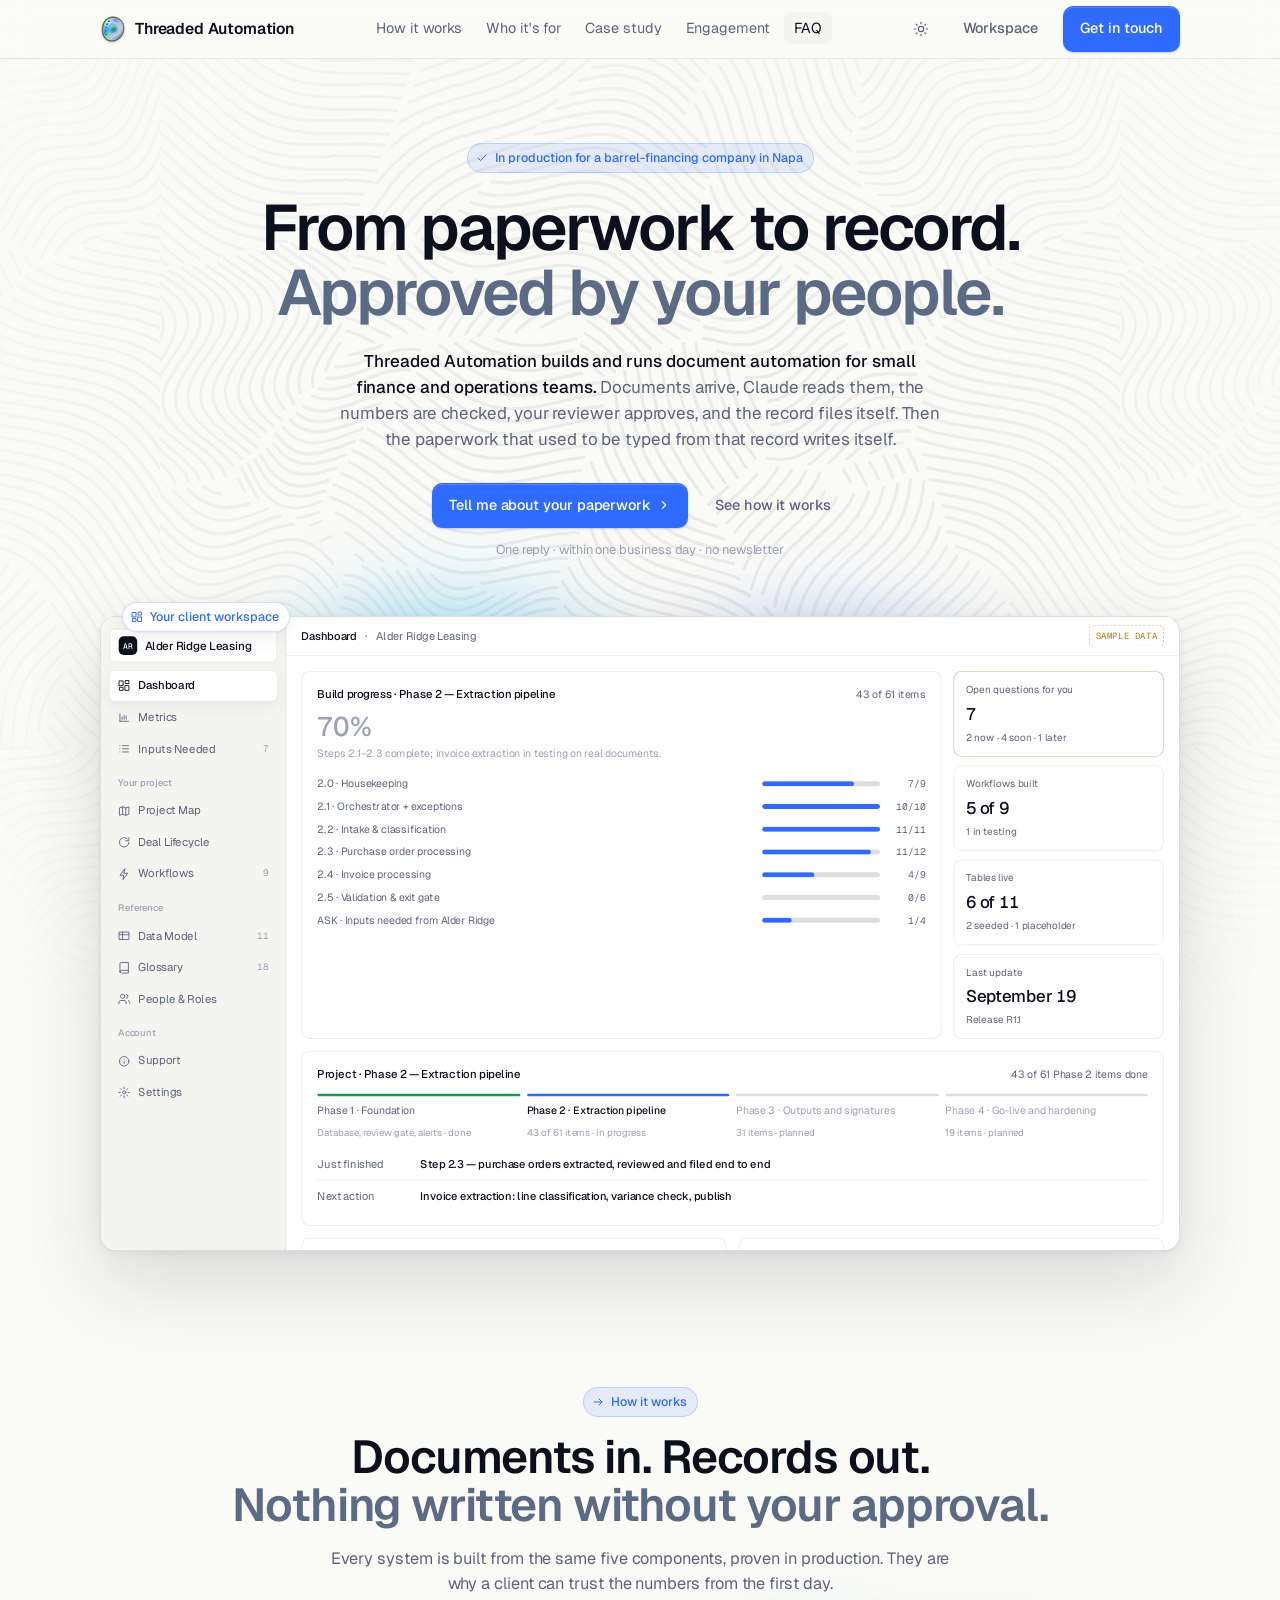
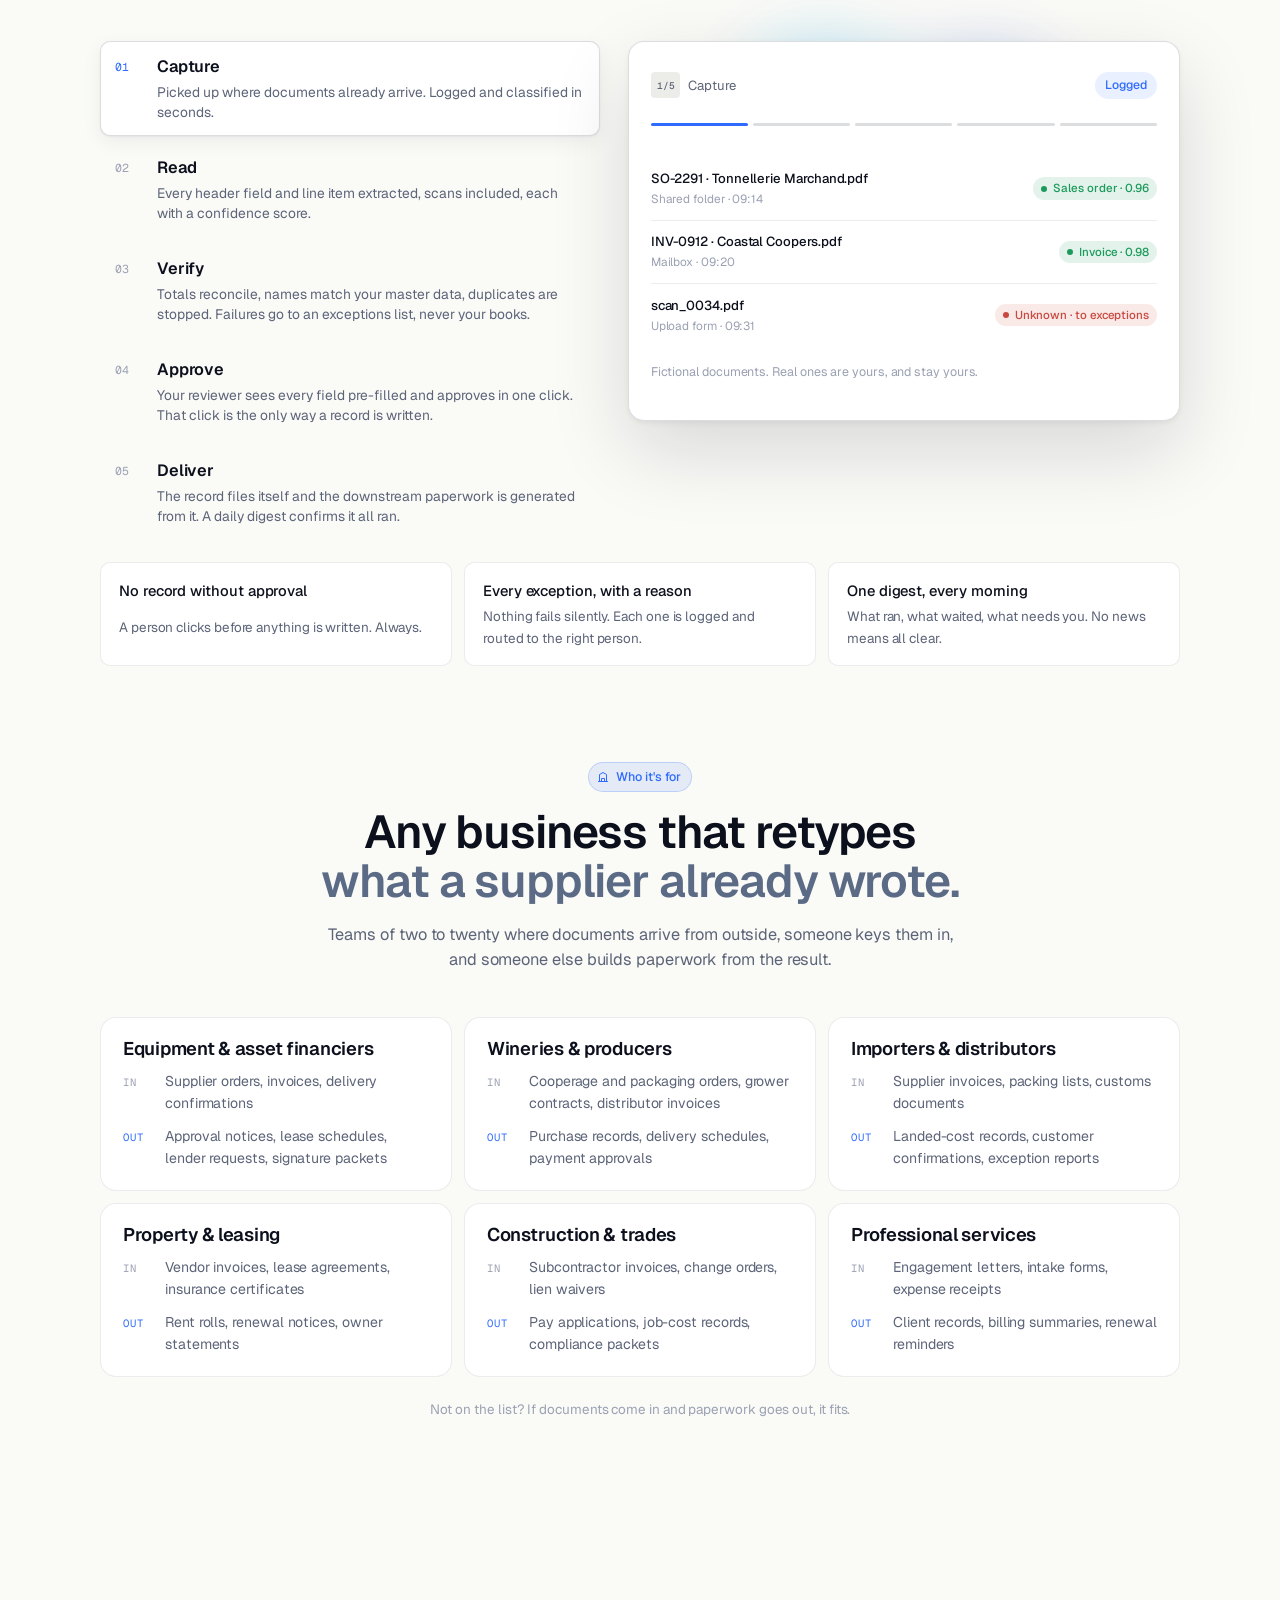
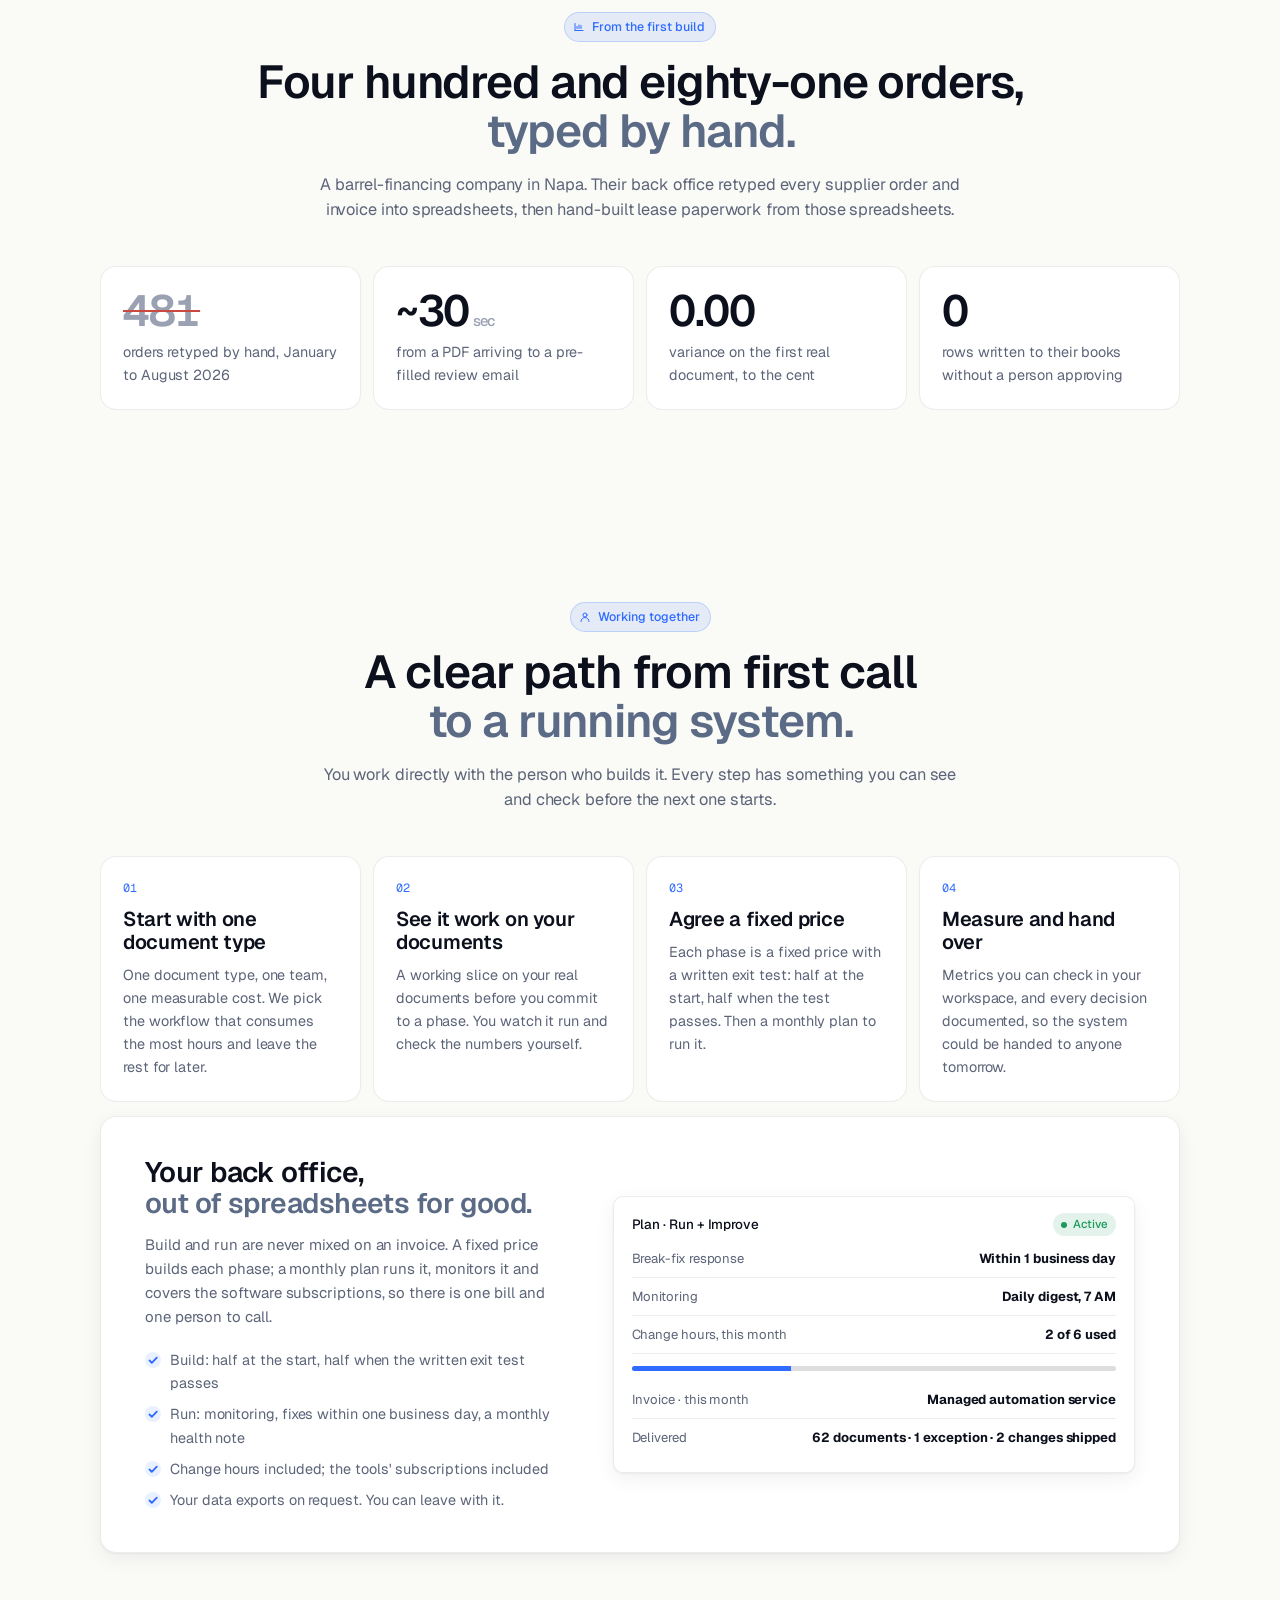
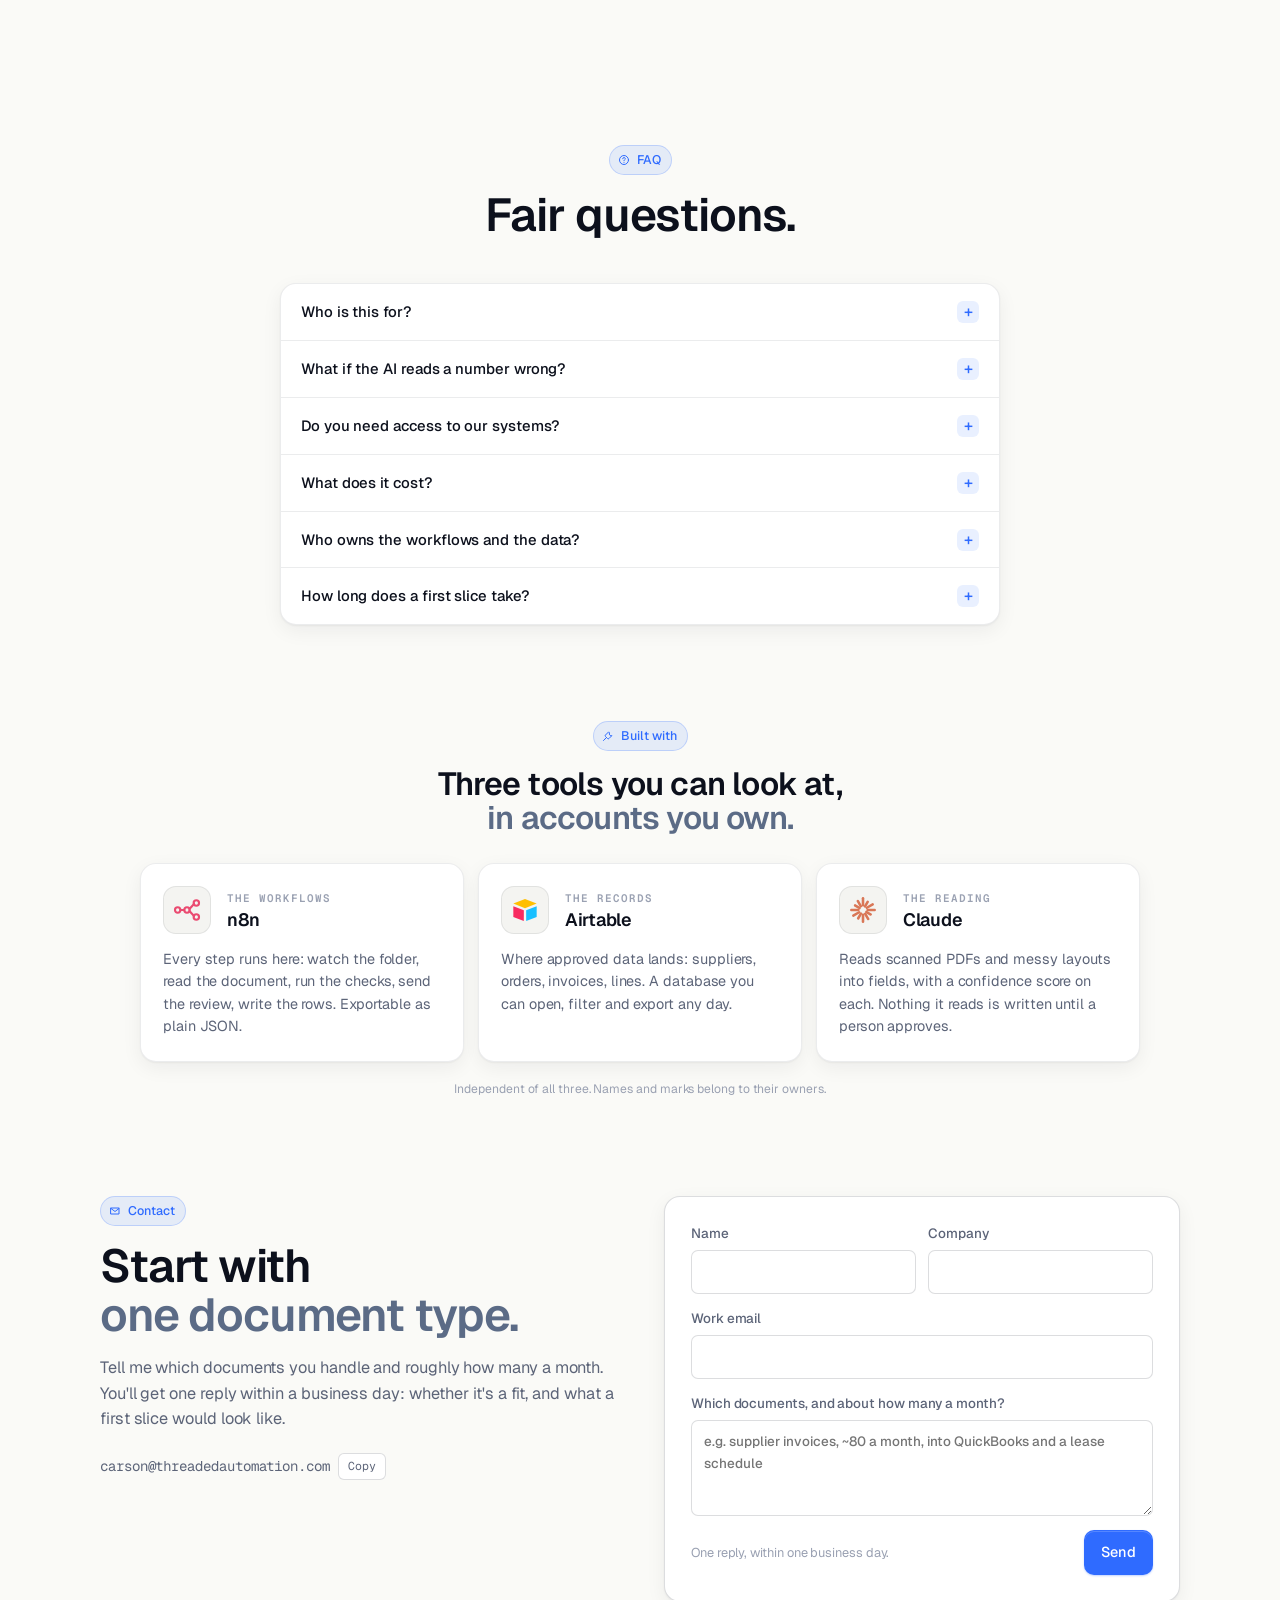
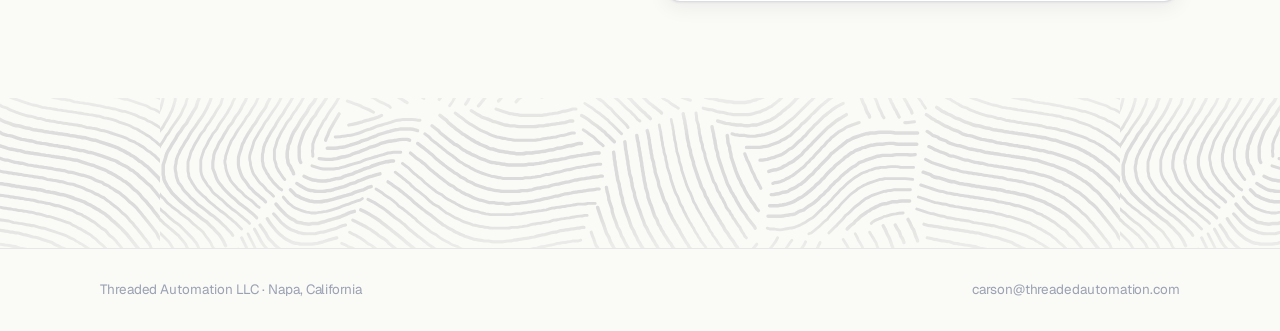
<file: index.html>
<!doctype html>
<html lang="en">
<head>
<meta charset="utf-8">
<meta name="viewport" content="width=device-width, initial-scale=1, viewport-fit=cover">
<title>Threaded Automation</title>
<meta name="description" content="Document automation for small finance and operations teams: documents arrive, Claude reads them, the numbers are checked, your reviewer approves, the record files itself and the paperwork writes itself.">
<meta property="og:title" content="Threaded Automation">
<meta property="og:description" content="Document automation for small finance and operations teams: documents arrive, Claude reads them, the numbers are checked, your reviewer approves, the record files itself and the paperwork writes itself.">
<meta name="theme-color" content="#FAFAF7" media="(prefers-color-scheme: light)">
<meta name="theme-color" content="#09090B" media="(prefers-color-scheme: dark)">
<link rel="icon" href="/assets/favicon.svg" type="image/svg+xml">
<link rel="preconnect" href="https://fonts.googleapis.com">
<link rel="stylesheet" href="https://fonts.googleapis.com/css2?family=Geist:wght@300..700&family=Geist+Mono:wght@400;500&display=swap">
<link rel="stylesheet" href="/assets/site.css?v=202610110105">
<script>try{var t=localStorage.getItem('jip-theme');if(t==='light'||t==='dark')document.documentElement.dataset.theme=t;}catch(e){}document.documentElement.classList.add('js');</script>
</head>
<body>
<div class="scrollbar" aria-hidden="true"></div>
<nav class="nav" aria-label="Site">
  <div class="wrap">
    <a class="brand" href="/"><img class="mark" src="/assets/brand/abalone.svg" alt="" width="28" height="28">Threaded Automation</a>
    <ul id="navlinks">
      <li><a href="#how">How it works</a></li>
      <li><a href="#fit">Who it's for</a></li>
      <li><a href="#proof">Case study</a></li>
      <li><a href="#engage">Engagement</a></li>
      <li><a href="#faq">FAQ</a></li>
    </ul>
    <div class="right">
      <button class="iconbtn" id="themeBtn" type="button" aria-label="Switch appearance" title="Appearance">
        <svg class="sun" viewBox="0 0 24 24"><circle cx="12" cy="12" r="4"/><path d="M12 2v2M12 20v2M4.9 4.9l1.4 1.4M17.7 17.7l1.4 1.4M2 12h2M20 12h2M4.9 19.1l1.4-1.4M17.7 6.3l1.4-1.4"/></svg>
        <svg class="moon" viewBox="0 0 24 24"><path d="M21 12.8A9 9 0 1 1 11.2 3a7 7 0 0 0 9.8 9.8z"/></svg>
      </button>
      <a class="btn ghost" href="/workspace">Workspace</a>
      <a class="btn primary" href="#contact">Get in touch</a>
    </div>
  </div>
</nav>
<main id="home">
  <section class="hero">
    <div class="flow" aria-hidden="true"></div>
    <div class="wrap">
      <span class="tag"><svg viewBox="0 0 24 24"><path d="M20 6 9 17l-5-5"/></svg>In production for a barrel-financing company in Napa</span>
      <h1 class="h-display">From paperwork to record.<span class="muted">Approved by your people.</span></h1>
      <p class="sub"><b>Threaded Automation builds and runs document automation for small finance and operations teams.</b> Documents arrive, Claude reads them, the numbers are checked, your reviewer approves, and the record files itself. Then the paperwork that used to be typed from that record writes itself.</p>
      <div class="cta">
        <a class="btn primary" href="#contact">Tell me about your paperwork <svg viewBox="0 0 24 24"><path d="M9 6l6 6-6 6"/></svg></a>
        <a class="btn ghost" href="#how">See how it works</a>
      </div>
      <p class="fine">One reply · within one business day · no newsletter</p>

      <div class="shot-wrap">
        <div class="glow" aria-hidden="true"></div>
        <div class="cap"><span class="tag"><svg viewBox="0 0 24 24"><path d="M3 12h7V3H3zM14 21h7v-9h-7zM14 3v5h7V3zM3 16v5h7v-5z"/></svg>Your client workspace</span></div>
        <div class="shot">
          <div class="ui" id="heroUi" aria-hidden="true"></div>
        </div>
      </div>
    </div>
  </section>

  <!-- how it works: five components, one screen -->
  <section class="sec" id="how">
    <div class="wrap">
      <div class="sec-head">
        <span class="tag"><svg viewBox="0 0 24 24"><path d="M4 12h16M14 6l6 6-6 6"/></svg>How it works</span>
        <h2 class="h-section">Documents in. Records out.<br><span class="muted">Nothing written without your approval.</span></h2>
        <p class="sub">Every system is built from the same five components, proven in production. They are why a client can trust the numbers from the first day.</p>
      </div>
      <div class="how">
        <div class="hsteps" id="steps" role="tablist" aria-label="Components">
          <button class="hstep is-active" type="button" role="tab" data-step="1" aria-selected="true"><span class="n">01</span><span class="t"><b>Capture</b><span>Picked up where documents already arrive. Logged and classified in seconds.</span></span></button>
          <button class="hstep" type="button" role="tab" data-step="2" aria-selected="false"><span class="n">02</span><span class="t"><b>Read</b><span>Every header field and line item extracted, scans included, each with a confidence score.</span></span></button>
          <button class="hstep" type="button" role="tab" data-step="3" aria-selected="false"><span class="n">03</span><span class="t"><b>Verify</b><span>Totals reconcile, names match your master data, duplicates are stopped. Failures go to an exceptions list, never your books.</span></span></button>
          <button class="hstep" type="button" role="tab" data-step="4" aria-selected="false"><span class="n">04</span><span class="t"><b>Approve</b><span>Your reviewer sees every field pre-filled and approves in one click. That click is the only way a record is written.</span></span></button>
          <button class="hstep" type="button" role="tab" data-step="5" aria-selected="false"><span class="n">05</span><span class="t"><b>Deliver</b><span>The record files itself and the downstream paperwork is generated from it. A daily digest confirms it all ran.</span></span></button>
        </div>
        <div class="figure">
          <div class="glow small" aria-hidden="true"></div>
          <div class="fig" id="fig" data-state="1" role="tabpanel">
            <div class="head"><span class="file"><i id="figNo">1/5</i><span id="figState">Capture</span></span><span class="state" id="figTag">Logged</span></div>
            <div class="track" aria-hidden="true"><i></i><i></i><i></i><i></i><i></i></div>
            <div class="pane" data-pane="1">
              <div class="tbl">
                <div class="tr"><div class="t"><b>SO-2291 · Tonnellerie Marchand.pdf</b><span>Shared folder · 09:14</span></div><span class="pill run">Sales order · 0.96</span></div>
                <div class="tr"><div class="t"><b>INV-0912 · Coastal Coopers.pdf</b><span>Mailbox · 09:20</span></div><span class="pill run">Invoice · 0.98</span></div>
                <div class="tr"><div class="t"><b>scan_0034.pdf</b><span>Upload form · 09:31</span></div><span class="pill exc">Unknown · to exceptions</span></div>
              </div>
            </div>
            <div class="pane" data-pane="2">
              <div class="fields">
                <div class="f"><span>Supplier</span><b>Tonnellerie Marchand</b><span class="ok">0.99</span></div>
                <div class="f"><span>Customer</span><b>Hillside Cellars</b><span class="ok">0.98</span></div>
                <div class="f"><span>Lines</span><b>5 lines · 12 barrels</b><span class="ok">0.97</span></div>
                <div class="f"><span>Total</span><b>16,446.60 EUR</b><span class="ok">0.99</span></div>
                <div class="f"><span>Delivery</span><b>1 Aug 2026</b><span class="ok">0.95</span></div>
              </div>
            </div>
            <div class="pane" data-pane="3">
              <div class="fields">
                <div class="f"><span>Lines sum to the printed total</span><b>0.00 variance</b><span class="ok">pass</span></div>
                <div class="f"><span>Supplier in master data</span><b>matched</b><span class="ok">pass</span></div>
                <div class="f"><span>Customer in master data</span><b>matched</b><span class="ok">pass</span></div>
                <div class="f"><span>Not seen before</span><b>no duplicate</b><span class="ok">pass</span></div>
                <div class="f warn"><span>Freight above quoted estimate</span><b>+440.00</b><span class="ok">review</span></div>
              </div>
            </div>
            <div class="pane" data-pane="4">
              <div class="gate"><span>Review sent to <b>R. Chen</b> · 4 min ago</span><span class="pill test">Waiting</span></div>
              <div class="fields">
                <div class="f"><span>Supplier</span><b>Tonnellerie Marchand</b></div>
                <div class="f"><span>Total</span><b>16,446.60 EUR</b></div>
                <div class="f"><span>Freight</span><b>440.00 · flagged</b></div>
              </div>
              <div class="gate"><span>Every field pre-filled. Fix, then approve.</span><span class="btn sm primary">Approve</span></div>
            </div>
            <div class="pane" data-pane="5">
              <div class="tbl">
                <div class="tr"><div class="t"><b>sales_order · SO-2291</b><span>Linked to supplier, customer and review</span></div><span class="pill run">Filed</span></div>
                <div class="tr"><div class="t"><b>Conditional approval notice</b><span>Generated from the record · emailed</span></div><span class="pill run">Sent</span></div>
                <div class="tr"><div class="t"><b>Lease schedule</b><span>Signature packet assembled</span></div><span class="pill test">Awaiting signature</span></div>
                <div class="tr"><div class="t"><b>Daily digest · 7:00 AM</b><span>3 documents · 1 exception · 0 errors</span></div><span class="pill run">Delivered</span></div>
              </div>
            </div>
            <p class="caption" id="figCap">Fictional documents. Real ones are yours, and stay yours.</p>
          </div>
        </div>
      </div>
      <div class="assure" data-reveal>
        <div><b>No record without approval</b><span>A person clicks before anything is written. Always.</span></div>
        <div><b>Every exception, with a reason</b><span>Nothing fails silently. Each one is logged and routed to the right person.</span></div>
        <div><b>One digest, every morning</b><span>What ran, what waited, what needs you. No news means all clear.</span></div>
      </div>
    </div>
  </section>

  <!-- where it fits -->
  <section class="sec" id="fit" style="padding-top:0">
    <div class="wrap">
      <div class="sec-head">
        <span class="tag"><svg viewBox="0 0 24 24"><path d="M3 21h18M5 21V7l7-4 7 4v14M9 21v-6h6v6"/></svg>Who it's for</span>
        <h2 class="h-section">Any business that retypes<br><span class="muted">what a supplier already wrote.</span></h2>
        <p class="sub">Teams of two to twenty where documents arrive from outside, someone keys them in, and someone else builds paperwork from the result.</p>
      </div>
      <div class="fits">
        <div class="fitcard" data-reveal><h3>Equipment &amp; asset financiers</h3><p class="in"><span>In</span>Supplier orders, invoices, delivery confirmations</p><p class="out"><span>Out</span>Approval notices, lease schedules, lender requests, signature packets</p></div>
        <div class="fitcard" data-reveal><h3>Wineries &amp; producers</h3><p class="in"><span>In</span>Cooperage and packaging orders, grower contracts, distributor invoices</p><p class="out"><span>Out</span>Purchase records, delivery schedules, payment approvals</p></div>
        <div class="fitcard" data-reveal><h3>Importers &amp; distributors</h3><p class="in"><span>In</span>Supplier invoices, packing lists, customs documents</p><p class="out"><span>Out</span>Landed-cost records, customer confirmations, exception reports</p></div>
        <div class="fitcard" data-reveal><h3>Property &amp; leasing</h3><p class="in"><span>In</span>Vendor invoices, lease agreements, insurance certificates</p><p class="out"><span>Out</span>Rent rolls, renewal notices, owner statements</p></div>
        <div class="fitcard" data-reveal><h3>Construction &amp; trades</h3><p class="in"><span>In</span>Subcontractor invoices, change orders, lien waivers</p><p class="out"><span>Out</span>Pay applications, job-cost records, compliance packets</p></div>
        <div class="fitcard" data-reveal><h3>Professional services</h3><p class="in"><span>In</span>Engagement letters, intake forms, expense receipts</p><p class="out"><span>Out</span>Client records, billing summaries, renewal reminders</p></div>
      </div>
      <p class="fine center" style="margin-top:22px">Not on the list? If documents come in and paperwork goes out, it fits.</p>
    </div>
  </section>

  <!-- case study -->
  <section class="sec" id="proof">
    <div class="wrap">
      <div class="sec-head">
        <span class="tag"><svg viewBox="0 0 24 24"><path d="M4 19V5M4 19h16M8 15v-4M12 15V8M16 15v-6"/></svg>From the first build</span>
        <h2 class="h-section">Four hundred and eighty-one orders,<br><span class="muted">typed by hand.</span></h2>
        <p class="sub">A barrel-financing company in Napa. Their back office retyped every supplier order and invoice into spreadsheets, then hand-built lease paperwork from those spreadsheets.</p>
      </div>
      <div class="numbers">
        <div class="num before" data-reveal><span class="v" data-count="481">481</span><span class="l">orders retyped by hand, January to August 2026</span></div>
        <div class="num" data-reveal><span class="v">~<span data-count="30">30</span><small>sec</small></span><span class="l">from a PDF arriving to a pre-filled review email</span></div>
        <div class="num" data-reveal><span class="v">0.00</span><span class="l">variance on the first real document, to the cent</span></div>
        <div class="num" data-reveal><span class="v">0</span><span class="l">rows written to their books without a person approving</span></div>
      </div>
    </div>
  </section>

  <!-- engagement -->
  <section class="sec" id="engage">
    <div class="wrap">
      <div class="sec-head">
        <span class="tag"><svg viewBox="0 0 24 24"><circle cx="12" cy="8" r="4"/><path d="M4 21a8 8 0 0 1 16 0"/></svg>Working together</span>
        <h2 class="h-section">A clear path from first call<br><span class="muted">to a running system.</span></h2>
        <p class="sub">You work directly with the person who builds it. Every step has something you can see and check before the next one starts.</p>
      </div>
      <div class="rail">
        <div class="item" data-reveal><h3>Start with one document type</h3><p>One document type, one team, one measurable cost. We pick the workflow that consumes the most hours and leave the rest for later.</p></div>
        <div class="item" data-reveal><h3>See it work on your documents</h3><p>A working slice on your real documents before you commit to a phase. You watch it run and check the numbers yourself.</p></div>
        <div class="item" data-reveal><h3>Agree a fixed price</h3><p>Each phase is a fixed price with a written exit test: half at the start, half when the test passes. Then a monthly plan to run it.</p></div>
        <div class="item" data-reveal><h3>Measure and hand over</h3><p>Metrics you can check in your workspace, and every decision documented, so the system could be handed to anyone tomorrow.</p></div>
      </div>
      <div class="feat" data-reveal style="margin-top:14px">
        <div class="copy">
          <h3 class="h-card">Your back office,<br><span class="muted">out of spreadsheets for good.</span></h3>
          <p>Build and run are never mixed on an invoice. A fixed price builds each phase; a monthly plan runs it, monitors it and covers the software subscriptions, so there is one bill and one person to call.</p>
          <ul class="checks">
            <li>Build: half at the start, half when the written exit test passes</li>
            <li>Run: monitoring, fixes within one business day, a monthly health note</li>
            <li>Change hours included; the tools' subscriptions included</li>
            <li>Your data exports on request. You can leave with it.</li>
          </ul>
        </div>
        <div class="ui-mini">
          <div class="panel" style="border:0;border-radius:0">
            <div class="ph"><h4>Plan · Run + Improve</h4><span class="pill run">Active</span></div>
            <div class="kv">
              <div class="r"><span>Break-fix response</span><b>Within 1 business day</b></div>
              <div class="r"><span>Monitoring</span><b>Daily digest, 7 AM</b></div>
              <div class="r"><span>Change hours, this month</span><b>2 of 6 used</b></div>
            </div>
            <div class="hours" aria-hidden="true"><i></i></div>
            <div class="kv" style="margin-top:6px">
              <div class="r"><span>Invoice · this month</span><b>Managed automation service</b></div>
              <div class="r" style="border:0"><span>Delivered</span><b>62 documents · 1 exception · 2 changes shipped</b></div>
            </div>
          </div>
        </div>
      </div>
    </div>
  </section>

  <!-- FAQ -->
  <section class="sec" id="faq">
    <div class="wrap">
      <div class="sec-head">
        <span class="tag"><svg viewBox="0 0 24 24"><circle cx="12" cy="12" r="9"/><path d="M9.5 9.5a2.5 2.5 0 1 1 3.5 2.3c-.7.4-1 .9-1 1.7M12 17h.01"/></svg>FAQ</span>
        <h2 class="h-section">Fair questions.</h2>
      </div>
      <div class="faq">
        <details><summary>Who is this for?<i>+</i></summary><div class="a">Teams of two to twenty who retype documents from outside the business into spreadsheets or systems, then hand-build paperwork from the result: financiers and lessors, wineries and producers, importers and distributors, property managers, contractors, and professional services firms.</div></details>
        <details><summary>What if the AI reads a number wrong?<i>+</i></summary><div class="a">It gets caught before it matters. Lines must sum to the printed total, names must match your master data, and a person sees every field before anything is written. A document that fails a check goes to an exceptions list with the reason.</div></details>
        <details><summary>Do you need access to our systems?<i>+</i></summary><div class="a">Read access to wherever the documents land (a shared folder or mailbox), and a place to write the results. The database is one I set up for you; you own the account.</div></details>
        <details><summary>What does it cost?<i>+</i></summary><div class="a">One monthly subscription, quoted after the demo. It covers building the system, running it, the software it runs on, and a block of change hours every month, so you get one line item and one person to call. There's a one-time onboarding fee to cover setup, and a twelve-month minimum. No hourly billing.</div></details>
        <details><summary>Who owns the workflows and the data?<i>+</i></summary><div class="a">Your data is yours, exportable any time. You get a perpetual licence to your instance of the system and full documentation, so you could run it without me.</div></details>
        <details><summary>How long does a first slice take?<i>+</i></summary><div class="a">Usually two to four weeks from the first call to a working demo on your real documents. The first client's first document type went end to end in about that.</div></details>
      </div>
    </div>
  </section>

  <!-- tools -->
  <section class="sec" id="tools" style="padding-top:0">
    <div class="wrap">
      <div class="sec-head" style="margin-bottom:28px">
        <span class="tag"><svg viewBox="0 0 24 24"><path d="M14.7 6.3a4 4 0 0 0 5 5L14 17a2.1 2.1 0 0 1-3 0l-4-4a2.1 2.1 0 0 1 0-3l5.7-5.7z"/><path d="M3 21l6-6"/></svg>Built with</span>
        <h2 class="h-section" style="font-size:clamp(1.4rem,2.6vw,2rem)">Three tools you can look at,<br><span class="muted">in accounts you own.</span></h2>
      </div>
      <div class="stack" data-reveal>
        <a class="tool" href="https://n8n.io" target="_blank" rel="noopener">
          <span class="mark n8n" aria-hidden="true"><svg viewBox="0 0 48 48" fill="none" stroke="#EA4B71" stroke-width="3.6" stroke-linecap="round"><circle cx="8" cy="24" r="4.6"/><circle cx="24" cy="24" r="4.6"/><circle cx="40" cy="12" r="4.6"/><circle cx="40" cy="36" r="4.6"/><path d="M12.6 24h6.8M28.2 22.4 36 13.8M28.2 25.6 36 34.2"/></svg></span>
          <span class="role">The workflows</span>
          <h3>n8n</h3>
          <p>Every step runs here: watch the folder, read the document, run the checks, send the review, write the rows. Exportable as plain JSON.</p>
        </a>
        <a class="tool" href="https://airtable.com" target="_blank" rel="noopener">
          <span class="mark airtable" aria-hidden="true"><svg viewBox="0 0 48 48"><path d="M24 5 44 13 24 21 4 13z" fill="#FFBF00"/><path d="M4 17.5 22 24.6V43L4 35.8z" fill="#F82B60"/><path d="M44 17.5 26 24.6V43l18-7.2z" fill="#18BFFF"/></svg></span>
          <span class="role">The records</span>
          <h3>Airtable</h3>
          <p>Where approved data lands: suppliers, orders, invoices, lines. A database you can open, filter and export any day.</p>
        </a>
        <a class="tool" href="https://claude.com" target="_blank" rel="noopener">
          <span class="mark claude" aria-hidden="true"><svg viewBox="0 0 48 48" stroke="#D97757" stroke-width="4.4" stroke-linecap="round"><g transform="translate(24 24)"><path d="M0-8v-12"/><path d="M0-8v-12" transform="rotate(30)  scale(1 .82)"/><path d="M0-8v-12" transform="rotate(60)  scale(1 .96)"/><path d="M0-8v-12" transform="rotate(90)"/><path d="M0-8v-12" transform="rotate(120) scale(1 .78)"/><path d="M0-8v-12" transform="rotate(150) scale(1 .9)"/><path d="M0-8v-12" transform="rotate(180)"/><path d="M0-8v-12" transform="rotate(210) scale(1 .84)"/><path d="M0-8v-12" transform="rotate(240) scale(1 .96)"/><path d="M0-8v-12" transform="rotate(270)"/><path d="M0-8v-12" transform="rotate(300) scale(1 .8)"/><path d="M0-8v-12" transform="rotate(330) scale(1 .9)"/></g></svg></span>
          <span class="role">The reading</span>
          <h3>Claude</h3>
          <p>Reads scanned PDFs and messy layouts into fields, with a confidence score on each. Nothing it reads is written until a person approves.</p>
        </a>
      </div>
      <p class="stack-note">Independent of all three. Names and marks belong to their owners.</p>
    </div>
  </section>

  <!-- contact -->
  <section class="sec" id="contact" style="padding-top:0">
    <div class="wrap contact">
      <div>
        <span class="tag"><svg viewBox="0 0 24 24"><path d="M4 6h16v12H4zM4 7l8 6 8-6"/></svg>Contact</span>
        <h2 class="h-section" style="margin-top:16px">Start with<br><span class="muted">one document type.</span></h2>
        <p class="sub" style="margin-top:16px">Tell me which documents you handle and roughly how many a month. You'll get one reply within a business day: whether it's a fit, and what a first slice would look like.</p>
        <div class="copyline"><span id="email">carson@threadedautomation.com</span><button type="button" id="copyBtn">Copy</button></div>
      </div>
      <form class="form" id="lead" novalidate data-reveal>
        <div class="two hide-when-sent">
          <label>Name<input id="f-name" name="name" autocomplete="name" required></label>
          <label>Company<input id="f-company" name="company" autocomplete="organization"></label>
        </div>
        <label class="hide-when-sent">Work email<input id="f-email" name="email" type="email" autocomplete="email" required></label>
        <label class="hide-when-sent">Which documents, and about how many a month?<textarea id="f-docs" name="docs" placeholder="e.g. supplier invoices, ~80 a month, into QuickBooks and a lease schedule"></textarea></label>
        <div class="foot hide-when-sent"><span>One reply, within one business day.</span><button class="btn primary" type="submit">Send</button></div>
        <div class="sent">Sent. You'll hear back within one business day.</div>
      </form>
    </div>
  </section>

  <div class="flow-band" aria-hidden="true"><div class="flow"></div></div>
  <footer>
    <div class="wrap">
      <span>Threaded Automation LLC · Napa, California</span>
      <span>carson@threadedautomation.com</span>
    </div>
  </footer>
</main>

<!-- The workspace preview in the hero. Mirrors the client workspace dashboard; every value is fictional. -->
<template id="dashTemplate"><div class="ui">
      <aside class="side" aria-label="Workspace sections">
        <div class="who"><i>AR</i>Alder Ridge Leasing</div>
        <a href="#top" class="is-active"><svg viewBox="0 0 24 24"><path d="M3 12h7V3H3zM14 21h7v-9h-7zM14 3v5h7V3zM3 16v5h7v-5z"/></svg>Dashboard</a>
        <a href="#top"><svg viewBox="0 0 24 24"><path d="M4 19V5M4 19h16M8 15v-4M12 15V8M16 15v-6"/></svg>Metrics</a>
        <a href="#top"><svg viewBox="0 0 24 24"><path d="M9 6h11M9 12h11M9 18h11M4 6h.01M4 12h.01M4 18h.01"/></svg>Inputs Needed<span class="cnt">7</span></a>
        <div class="grp">Your project</div>
        <a href="#top"><svg viewBox="0 0 24 24"><path d="M9 4 3 6v14l6-2 6 2 6-2V4l-6 2zM9 4v14M15 6v14"/></svg>Project Map</a>
        <a href="#top"><svg viewBox="0 0 24 24"><path d="M21 12a9 9 0 1 1-3-6.7M21 3v6h-6"/></svg>Deal Lifecycle</a>
        <a href="#top"><svg viewBox="0 0 24 24"><path d="M13 2 4 14h7l-1 8 9-12h-7z"/></svg>Workflows<span class="cnt">9</span></a>
        <div class="grp">Reference</div>
        <a href="#top"><svg viewBox="0 0 24 24"><path d="M3 5h18v14H3zM3 10h18M9 5v14"/></svg>Data Model<span class="cnt">11</span></a>
        <a href="#top"><svg viewBox="0 0 24 24"><path d="M4 19.5A2.5 2.5 0 0 1 6.5 17H20M4 19.5V4.5A2.5 2.5 0 0 1 6.5 2H20v20H6.5A2.5 2.5 0 0 1 4 19.5z"/></svg>Glossary<span class="cnt">18</span></a>
        <a href="#top"><svg viewBox="0 0 24 24"><path d="M16 21v-2a4 4 0 0 0-4-4H6a4 4 0 0 0-4 4v2M23 21v-2a4 4 0 0 0-3-3.9M16 3.1a4 4 0 0 1 0 7.8"/><circle cx="9" cy="7" r="4"/></svg>People &amp; Roles</a>
        <div class="grp">Account</div>
        <a href="#top"><svg viewBox="0 0 24 24"><circle cx="12" cy="12" r="9"/><path d="M12 16v-4M12 8h.01"/></svg>Support</a>
        <a href="#top"><svg viewBox="0 0 24 24"><circle cx="12" cy="12" r="3"/><path d="M12 2v3M12 19v3M2 12h3M19 12h3M4.9 4.9l2.1 2.1M17 17l2.1 2.1M4.9 19.1 7 17M17 7l2.1-2.1"/></svg>Settings</a>
      </aside>
      <div class="main">
        <div class="top"><span class="crumb">Dashboard</span><span>·</span><span>Alder Ridge Leasing</span><span class="sp"></span><span class="sample">Sample data</span></div>
        <div class="body">
          <div class="cockpit">
            <div class="panel">
              <div class="ph"><h4>Build progress · Phase 2 — Extraction pipeline</h4><span style="font-size:.78rem;color:var(--ink-2)">43 of 61 items</span></div>
              <div class="big"><span class="v">70%</span></div>
              <p class="note">Steps 2.1–2.3 complete; invoice extraction in testing on real documents.</p>
              <div class="bars">
                <div class="bar"><span class="bl">2.0 · Housekeeping</span><span class="bt"><i style="width:78%"></i></span><span class="bn">7/9</span></div>
                <div class="bar"><span class="bl">2.1 · Orchestrator + exceptions</span><span class="bt"><i style="width:100%"></i></span><span class="bn">10/10</span></div>
                <div class="bar"><span class="bl">2.2 · Intake &amp; classification</span><span class="bt"><i style="width:100%"></i></span><span class="bn">11/11</span></div>
                <div class="bar"><span class="bl">2.3 · Purchase order processing</span><span class="bt"><i style="width:92%"></i></span><span class="bn">11/12</span></div>
                <div class="bar"><span class="bl">2.4 · Invoice processing</span><span class="bt"><i style="width:44%"></i></span><span class="bn">4/9</span></div>
                <div class="bar"><span class="bl">2.5 · Validation &amp; exit gate</span><span class="bt"><i style="width:0%"></i></span><span class="bn">0/6</span></div>
                <div class="bar"><span class="bl">ASK · Inputs needed from Alder Ridge</span><span class="bt"><i style="width:25%"></i></span><span class="bn">1/4</span></div>
              </div>
            </div>
            <div class="stats">
              <div class="stat attn"><span class="l">Open questions for you</span><span class="v">7</span><span class="l">2 now · 4 soon · 1 later</span></div>
              <div class="stat"><span class="l">Workflows built</span><span class="v">5 of 9</span><span class="l">1 in testing</span></div>
              <div class="stat"><span class="l">Tables live</span><span class="v">6 of 11</span><span class="l">2 seeded · 1 placeholder</span></div>
              <div class="stat"><span class="l">Last update</span><span class="v">September 19</span><span class="l">Release R1.1</span></div>
            </div>
          </div>
          <div class="panel">
            <div class="ph"><h4>Project · Phase 2 — Extraction pipeline</h4><span style="font-size:.78rem;color:var(--ink-2)">43 of 61 Phase 2 items done</span></div>
            <div class="phases">
              <div class="phs done"><i></i>Phase 1 · Foundation<small>Database, review gate, alerts · done</small></div>
              <div class="phs now"><i></i>Phase 2 · Extraction pipeline<small>43 of 61 items · in progress</small></div>
              <div class="phs"><i></i>Phase 3 · Outputs and signatures<small>31 items · planned</small></div>
              <div class="phs"><i></i>Phase 4 · Go-live and hardening<small>19 items · planned</small></div>
            </div>
            <div class="kv" style="margin-top:6px">
              <div class="r" style="display:grid;grid-template-columns:110px 1fr"><span>Just finished</span><b style="font-weight:500">Step 2.3 — purchase orders extracted, reviewed and filed end to end</b></div>
              <div class="r" style="border:0;display:grid;grid-template-columns:110px 1fr"><span>Next action</span><b style="font-weight:500">Invoice extraction: line classification, variance check, publish</b></div>
            </div>
          </div>
          <div class="row2">
            <div class="panel">
              <div class="ph"><h4>Automations</h4><span style="font-size:.78rem;color:var(--ink-2)">5 running · 1 testing · 3 planned</span></div>
              <div class="tbl">
                <div class="tr"><div class="t"><b>Intake &amp; classification</b><span>Watches the shared folder · routes each PDF</span></div><span class="pill run">Running</span></div>
                <div class="tr"><div class="t"><b>Purchase order extraction</b><span>Header + lines → review → filed</span></div><span class="pill run">Running</span></div>
                <div class="tr"><div class="t"><b>Invoice extraction</b><span>Matches the order, compares totals</span></div><span class="pill test">Testing</span></div>
                <div class="tr"><div class="t"><b>Review &amp; approval</b><span>Pre-filled form, one click to file</span></div><span class="pill run">Running</span></div>
                <div class="tr"><div class="t"><b>Lease schedule generation</b><span>Phase 3</span></div><span class="pill planned">Planned</span></div>
              </div>
            </div>
            <div class="panel">
              <div class="ph"><h4>Data model</h4><span style="font-size:.78rem;color:var(--ink-2)">6 live of 11</span></div>
              <div class="tbl">
                <div class="tr"><div class="t"><b>document_intake</b><span>one row per document</span></div><span class="pill run">Live</span></div>
                <div class="tr"><div class="t"><b>purchase_order</b><span>38 fields · one row per order</span></div><span class="pill run">Live</span></div>
                <div class="tr"><div class="t"><b>invoice_header</b><span>links back to the order</span></div><span class="pill run">Live</span></div>
                <div class="tr"><div class="t"><b>review_queue</b><span>every review event</span></div><span class="pill run">Live</span></div>
                <div class="tr"><div class="t"><b>lease_master</b><span>deals · lender · stage</span></div><span class="pill exc">Placeholder</span></div>
              </div>
            </div>
          </div>
          <div class="row2">
            <div class="panel">
              <div class="ph"><h4>Business impact</h4><span style="font-size:.78rem;color:var(--ink-2)">Since the build started</span></div>
              <div class="kv">
                <div class="r"><span>Purchase orders in the shared library</span><b>312</b></div>
                <div class="r"><span>Orders retyped by hand, Jan–Aug 2026</span><b>312</b></div>
                <div class="r"><span>Gotchas caught and written down</span><b>19</b></div>
                <div class="r" style="border:0"><span>Rows written without a person approving</span><b>0</b></div>
              </div>
            </div>
            <div class="panel">
              <div class="ph"><h4>Documents</h4><span style="font-size:.78rem;color:var(--ink-2)">Recent</span></div>
              <div class="empty">Documents will appear here once the pipeline files them.</div>
            </div>
          </div>
        </div>
      </div></div></template>
<script src="/assets/site.js?v=202610110105"></script>
</body>
</html>
</file>
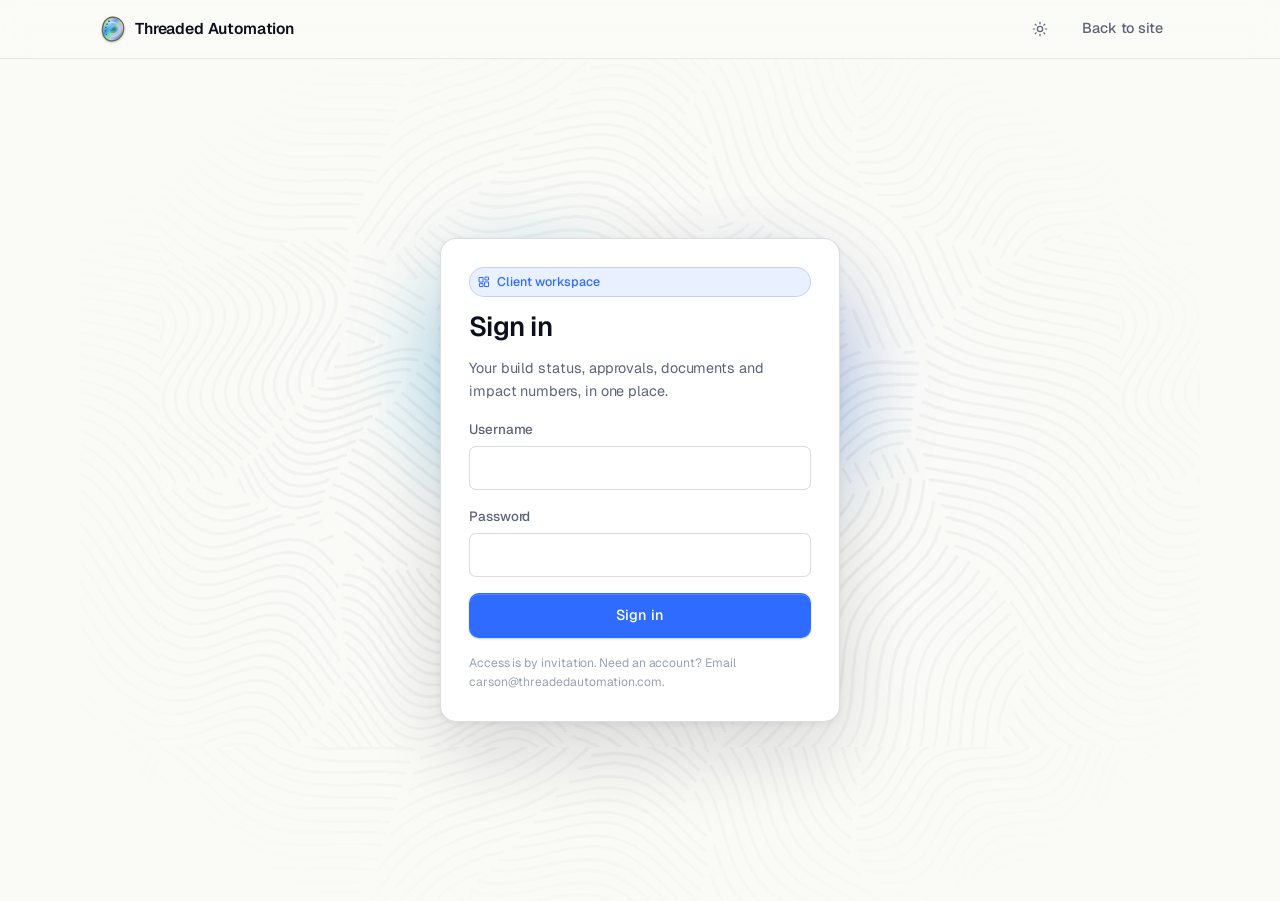
<file: workspace.html>
<!doctype html>
<html lang="en">
<head>
<meta charset="utf-8">
<meta name="viewport" content="width=device-width, initial-scale=1, viewport-fit=cover">
<title>Workspace · Threaded Automation</title>
<meta name="description" content="Client workspace: build status, approvals, documents and impact numbers.">
<meta name="robots" content="noindex">
<meta property="og:title" content="Workspace · Threaded Automation">
<meta property="og:description" content="Client workspace: build status, approvals, documents and impact numbers.">
<meta name="theme-color" content="#FAFAF7" media="(prefers-color-scheme: light)">
<meta name="theme-color" content="#09090B" media="(prefers-color-scheme: dark)">
<link rel="icon" href="/assets/favicon.svg" type="image/svg+xml">
<link rel="preconnect" href="https://fonts.googleapis.com">
<link rel="stylesheet" href="https://fonts.googleapis.com/css2?family=Geist:wght@300..700&family=Geist+Mono:wght@400;500&display=swap">
<link rel="stylesheet" href="/assets/site.css?v=202610142300">
<link rel="stylesheet" href="/assets/hub.css?v=202610142300">
<script>try{var t=localStorage.getItem('jip-theme');if(t==='light'||t==='dark')document.documentElement.dataset.theme=t;}catch(e){}</script>
</head>
<body>
<nav class="nav" aria-label="Site">
  <div class="wrap">
    <a class="brand" href="/"><img class="mark" src="/assets/brand/abalone.svg" alt="" width="28" height="28">Threaded Automation</a>
    <div class="right">
      <button class="iconbtn" id="themeBtn" type="button" aria-label="Switch appearance" title="Appearance">
        <svg class="sun" viewBox="0 0 24 24"><circle cx="12" cy="12" r="4"/><path d="M12 2v2M12 20v2M4.9 4.9l1.4 1.4M17.7 17.7l1.4 1.4M2 12h2M20 12h2M4.9 19.1l1.4-1.4M17.7 6.3l1.4-1.4"/></svg>
        <svg class="moon" viewBox="0 0 24 24"><path d="M21 12.8A9 9 0 1 1 11.2 3a7 7 0 0 0 9.8 9.8z"/></svg>
      </button>
      <a class="btn ghost" href="/">Back to site</a>
    </div>
  </div>
</nav>
<main id="workspace">
  <div class="ws-signin wrap" id="signinWrap">
    <div class="glow" aria-hidden="true"></div>
    <div class="flow" aria-hidden="true"></div>
    <form class="signin" id="signin" novalidate>
      <span class="tag"><svg viewBox="0 0 24 24"><path d="M3 12h7V3H3zM14 21h7v-9h-7zM14 3v5h7V3zM3 16v5h7v-5z"/></svg>Client workspace</span>
      <h2>Sign in</h2>
      <p>Your build status, approvals, documents and impact numbers, in one place.</p>
      <label>Username<input id="s-user" name="username" type="text" autocomplete="username" autocapitalize="none" spellcheck="false" required></label>
      <label>Password<input id="s-pass" name="password" type="password" autocomplete="current-password" required></label>
      <p class="err" id="s-err" role="alert" hidden>That username or password wasn't found for this workspace.</p>
      <button class="btn primary" id="s-btn" type="submit">Sign in</button>
      <p class="note">Access is by invitation. Need an account? Email carson@threadedautomation.com.</p>
    </form>
  </div>

  <div class="ws" id="dash" hidden></div>
</main>

<!-- The workspace shell is only stamped into the page after a successful sign-in. -->
<template id="wsTemplate">
    <div class="ui" id="dashUi">
      <aside class="side" id="side" aria-label="Workspace sections">
        <div class="who"><i data-ws-initials></i><span data-ws-name></span><span class="role" data-ws-role hidden>Admin</span></div>
        <a href="#/dashboard" data-page="dashboard"><svg viewBox="0 0 24 24"><path d="M3 12h7V3H3zM14 21h7v-9h-7zM14 3v5h7V3zM3 16v5h7v-5z"/></svg>Dashboard</a>
        <a href="#/metrics" data-page="metrics"><svg viewBox="0 0 24 24"><path d="M4 19V5M4 19h16M8 15v-4M12 15V8M16 15v-6"/></svg>Metrics</a>
        <a href="#/ken" data-page="ken"><svg viewBox="0 0 24 24"><path d="M9 6h11M9 12h11M9 18h11M4 6h.01M4 12h.01M4 18h.01"/></svg>Inputs Needed<span class="cnt" data-count="ken"></span></a>
        <div class="grp">Your project</div>
        <a href="#/map" data-page="map"><svg viewBox="0 0 24 24"><path d="M9 4 3 6v14l6-2 6 2 6-2V4l-6 2zM9 4v14M15 6v14"/></svg>Project Map</a>
        <a href="#/lifecycle" data-page="lifecycle"><svg viewBox="0 0 24 24"><path d="M21 12a9 9 0 1 1-3-6.7M21 3v6h-6"/></svg>Deal Lifecycle</a>
        <a href="#/workflows" data-page="workflows"><svg viewBox="0 0 24 24"><path d="M13 2 4 14h7l-1 8 9-12h-7z"/></svg>Workflows<span class="cnt" data-count="workflows"></span></a>
        <div class="grp">Reference</div>
        <a href="#/data" data-page="data"><svg viewBox="0 0 24 24"><path d="M3 5h18v14H3zM3 10h18M9 5v14"/></svg>Data Model<span class="cnt" data-count="data"></span></a>
        <a href="#/glossary" data-page="glossary"><svg viewBox="0 0 24 24"><path d="M4 19.5A2.5 2.5 0 0 1 6.5 17H20M4 19.5V4.5A2.5 2.5 0 0 1 6.5 2H20v20H6.5A2.5 2.5 0 0 1 4 19.5z"/></svg>Glossary<span class="cnt" data-count="glossary"></span></a>
        <a href="#/people" data-page="people"><svg viewBox="0 0 24 24"><path d="M16 21v-2a4 4 0 0 0-4-4H6a4 4 0 0 0-4 4v2M23 21v-2a4 4 0 0 0-3-3.9M16 3.1a4 4 0 0 1 0 7.8"/><circle cx="9" cy="7" r="4"/></svg>People &amp; Roles</a>
        <div class="grp" data-admin-only>Builder</div>
        <a href="#/checklist" data-page="checklist" data-admin-only><svg viewBox="0 0 24 24"><path d="M9 11l3 3 8-8M20 12v7a2 2 0 0 1-2 2H6a2 2 0 0 1-2-2V6a2 2 0 0 1 2-2h9"/></svg>Checklist<span class="cnt" data-count="checklist"></span></a>
        <a href="#/gotchas" data-page="gotchas" data-admin-only><svg viewBox="0 0 24 24"><path d="M12 9v4M12 17h.01M10.3 3.9 1.8 18a2 2 0 0 0 1.7 3h17a2 2 0 0 0 1.7-3L13.7 3.9a2 2 0 0 0-3.4 0z"/></svg>Gotchas<span class="cnt" data-count="gotchas"></span></a>
        <a href="#/home" data-page="home" data-admin-only><svg viewBox="0 0 24 24"><path d="M12 3l9 5-9 5-9-5zM3 13l9 5 9-5"/></svg>Build notes</a>
        <div class="grp">Account</div>
        <a href="#/support" data-page="support"><svg viewBox="0 0 24 24"><circle cx="12" cy="12" r="9"/><path d="M12 16v-4M12 8h.01"/></svg>Support</a>
        <a href="#/settings" data-page="settings"><svg viewBox="0 0 24 24"><circle cx="12" cy="12" r="3"/><path d="M12 2v3M12 19v3M2 12h3M19 12h3M4.9 4.9l2.1 2.1M17 17l2.1 2.1M4.9 19.1 7 17M17 7l2.1-2.1"/></svg>Settings</a>
        <a href="#" class="signout" data-signout><svg viewBox="0 0 24 24"><path d="M9 21H5a2 2 0 0 1-2-2V5a2 2 0 0 1 2-2h4M16 17l5-5-5-5M21 12H9"/></svg>Sign out</a>
      </aside>
      <div class="main">
        <div class="top"><button type="button" class="btn sm menubtn" id="menuBtn" aria-label="Menu" aria-expanded="false">☰ Menu</button><span class="crumb" id="crumb">Dashboard</span><span>·</span><span data-ws-name></span><span class="sp"></span></div>
        <div class="body" id="view"></div>
        <div class="hub" id="hubView" hidden></div>
      </div>
    </div>
</template>

<template id="tpl-support">
          <div class="row2">
            <div class="panel">
              <div class="ph"><h4>Get in touch</h4><span class="pill run">One business day</span></div>
              <p class="note" style="margin:0">One reply within one business day. Say what you need and roughly how urgent it is.</p>
              <div class="kv">
                <div class="r"><span>Email</span><b>carson@threadedautomation.com</b></div>
                <div class="r" style="border:0"><span>Break-fix response</span><b>Within 1 business day</b></div>
              </div>
              <div style="display:flex;gap:8px;flex-wrap:wrap">
                <a class="btn sm primary" href="mailto:carson@threadedautomation.com?subject=Change%20request%20%C2%B7%20workspace">Request a change</a>
                <a class="btn sm" href="mailto:carson@threadedautomation.com?subject=Problem%20report%20%C2%B7%20workspace">Report a problem</a>
              </div>
            </div>
            <div class="panel" id="engagement" hidden>
              <div class="ph"><h4>Your engagement</h4><span class="pill run" data-eng-phase></span></div>
              <div class="kv">
                <div class="r"><span>Pricing</span><b>Fixed price per phase</b></div>
                <div class="r"><span>Build progress</span><b data-eng-progress>—</b></div>
                <div class="r"><span>Next gate</span><b data-eng-gate>—</b></div>
                <div class="r" style="border:0"><span>Last update</span><b data-eng-updated>—</b></div>
              </div>
            </div>
          </div>
</template>

<template id="tpl-settings">
          <div class="panel">
            <div class="ph"><h4>Appearance</h4></div>
            <div class="kv">
              <div class="r" style="border:0;align-items:center"><span>Theme</span>
                <div class="seg" role="group" aria-label="Appearance">
                  <button type="button" data-theme-pick="light">Light</button>
                  <button type="button" data-theme-pick="dark">Dark</button>
                  <button type="button" data-theme-pick="system">System</button>
                </div>
              </div>
            </div>
          </div>
          <div class="row2">
            <div class="panel">
              <div class="ph"><h4>Account</h4></div>
              <div class="kv">
                <div class="r"><span>Username</span><b data-ws-user></b></div>
                <div class="r"><span>Workspace</span><b data-ws-name></b></div>
                <div class="r" style="border:0"><span>Role</span><b data-ws-rolename></b></div>
              </div>
              <div><button type="button" class="btn sm" data-signout>Sign out</button></div>
            </div>
            <div class="panel">
              <div class="ph"><h4>Workspace</h4></div>
              <div class="kv">
                <div class="r"><span>Reviewers</span><b>—</b></div>
                <div class="r"><span>Review emails from</span><b>—</b></div>
                <div class="r"><span>Exception owner</span><b>—</b></div>
                <div class="r" style="border:0"><span>Data export</span><b>—</b></div>
              </div>
            </div>
          </div>
</template>
<script src="/assets/site.js?v=202610142300"></script>
</body>
</html>
</file>
<file: assets/site.css>
/* Threaded Automation — site styles. Planes: ground=body, field=glows, surface=cards/UI, float=nav/pills/hero shot */

/* Planes: ground = body · field = glows behind screenshots · surface = white cards/UI · float = nav, pills, hero shot */
:root{
  --f-display:"Geist",ui-sans-serif,system-ui,-apple-system,"Segoe UI",sans-serif;
  --f-body:"Geist",ui-sans-serif,system-ui,-apple-system,"Segoe UI",sans-serif;
  --f-mono:"Geist Mono",ui-monospace,SFMono-Regular,Menlo,monospace;
  --bg:#FAFAF7; --surface:#FFFFFF; --surface-2:#F4F4F1; --surface-3:#ECECE8;
  --line:rgba(12,16,28,.08); --line-2:rgba(12,16,28,.14);
  --ink:#0C101C; --ink-2:#5C6478; --ink-3:#9AA1B2; --ink-slate:#5B6B86;
  --accent:#2F6BFF; --accent-hover:#215AE6; --accent-ink:#FFFFFF; --accent-soft:rgba(47,107,255,.10);
  --glow-a:rgba(70,200,255,.95); --glow-b:rgba(47,107,255,.7);
  --good:#1C9A5B; --warn:#B7791F; --bad:#C9483F;
  --shadow-1:0 1px 2px rgba(12,16,28,.05),0 6px 20px rgba(12,16,28,.06);
  --shadow-2:0 2px 6px rgba(12,16,28,.06),0 30px 80px rgba(12,16,28,.14);
  --r:16px; --r-s:10px; --r-xs:7px;
  --z-field:0; --z-surface:1; --z-float:2; --z-nav:10;
  color-scheme:light;
}
@media (prefers-color-scheme: dark){:root:not([data-theme="light"]){
  --bg:#09090B; --surface:#121215; --surface-2:#18181C; --surface-3:#202027;
  --line:rgba(255,255,255,.08); --line-2:rgba(255,255,255,.14);
  --ink:#F3F3F0; --ink-2:#A3A7B3; --ink-3:#6C717E; --ink-slate:#8D99B0;
  --accent:#4D86FF; --accent-hover:#6B9AFF; --accent-ink:#FFFFFF; --accent-soft:rgba(77,134,255,.14);
  --glow-a:rgba(60,160,255,.45); --glow-b:rgba(47,107,255,.35);
  --good:#3FC17F; --warn:#E0A83A; --bad:#EE6E64;
  --shadow-1:0 1px 2px rgba(0,0,0,.4),0 6px 20px rgba(0,0,0,.35);
  --shadow-2:0 2px 6px rgba(0,0,0,.5),0 30px 80px rgba(0,0,0,.6);
  color-scheme:dark;}}
:root[data-theme="dark"]{
  --bg:#09090B; --surface:#121215; --surface-2:#18181C; --surface-3:#202027;
  --line:rgba(255,255,255,.08); --line-2:rgba(255,255,255,.14);
  --ink:#F3F3F0; --ink-2:#A3A7B3; --ink-3:#6C717E; --ink-slate:#8D99B0;
  --accent:#4D86FF; --accent-hover:#6B9AFF; --accent-ink:#FFFFFF; --accent-soft:rgba(77,134,255,.14);
  --glow-a:rgba(60,160,255,.45); --glow-b:rgba(47,107,255,.35);
  --good:#3FC17F; --warn:#E0A83A; --bad:#EE6E64;
  --shadow-1:0 1px 2px rgba(0,0,0,.4),0 6px 20px rgba(0,0,0,.35);
  --shadow-2:0 2px 6px rgba(0,0,0,.5),0 30px 80px rgba(0,0,0,.6);
  color-scheme:dark;}

*{box-sizing:border-box}
body{margin:0;background:var(--bg);color:var(--ink);font:15px/1.6 var(--f-body);-webkit-font-smoothing:antialiased;letter-spacing:-.005em}
h1,h2,h3{margin:0;font-weight:400}
p{margin:0}
a{color:inherit}
button{font:inherit;color:inherit}
:focus-visible{outline:2px solid var(--accent);outline-offset:3px;border-radius:4px}
[hidden]{display:none!important}
img{max-width:100%}
.wrap{max-width:1120px;margin-inline:auto;padding-inline:20px}
.serif{font-family:var(--f-display)}
.mono{font-family:var(--f-mono);font-variant-numeric:tabular-nums}
.muted{color:var(--ink-slate)}

/* pill tag */
.tag{display:inline-flex;align-items:center;gap:7px;font-size:.78rem;font-weight:500;color:var(--accent);background:var(--accent-soft);border:1px solid color-mix(in srgb,var(--accent) 22%,transparent);padding:4px 10px 4px 8px;border-radius:999px;letter-spacing:0}
.tag svg{width:12px;height:12px;stroke:currentColor;fill:none;stroke-width:2;stroke-linecap:round;stroke-linejoin:round}

/* display type */
.h-display{font-family:var(--f-display);font-weight:600;font-size:clamp(2.3rem,5vw,4.1rem);line-height:1.02;letter-spacing:-.03em;text-wrap:balance}
.h-section{font-family:var(--f-display);font-weight:600;font-size:clamp(1.8rem,3.6vw,2.9rem);line-height:1.06;letter-spacing:-.025em;text-wrap:balance}
.h-card{font-family:var(--f-display);font-weight:600;font-size:clamp(1.4rem,2.2vw,1.85rem);line-height:1.1;letter-spacing:-.02em;text-wrap:balance}
.sub{color:var(--ink-2);font-size:1.02rem;line-height:1.55;max-width:34rem}
.center{text-align:center}.center .sub{margin-inline:auto}

/* buttons */
.btn{display:inline-flex;align-items:center;justify-content:center;gap:6px;border-radius:var(--r-s);padding:10px 16px;border:1px solid var(--line-2);background:var(--surface);text-decoration:none;font-weight:500;font-size:.9rem;cursor:pointer;white-space:nowrap;transition:background .15s,border-color .15s,transform .15s}
.btn:hover{border-color:var(--ink-3)}
.btn.primary{background:var(--accent);color:var(--accent-ink);border-color:transparent;box-shadow:inset 0 1px 0 rgba(255,255,255,.18),0 1px 2px rgba(47,107,255,.3)}
.btn.primary:hover{background:var(--accent-hover)}
.btn.ghost{background:transparent;border-color:transparent;color:var(--ink-2)}
.btn.ghost:hover{color:var(--ink);border-color:transparent;background:var(--surface-2)}
.btn.sm{padding:6px 11px;font-size:.82rem;border-radius:var(--r-xs)}
.btn svg{width:14px;height:14px;stroke:currentColor;fill:none;stroke-width:2;stroke-linecap:round;stroke-linejoin:round}

/* ---------- Nav ---------- */
.nav{position:sticky;top:env(safe-area-inset-top,0px);z-index:var(--z-nav);background:color-mix(in srgb,var(--bg) 82%,transparent);backdrop-filter:blur(14px);-webkit-backdrop-filter:blur(14px);border-bottom:1px solid var(--line)}
@supports not (backdrop-filter:blur(1px)){.nav{background:var(--bg)}}
.nav .wrap{display:flex;align-items:center;justify-content:space-between;height:58px;gap:16px}
.brand{display:flex;align-items:center;gap:9px;text-decoration:none;font-weight:600;font-size:.98rem;letter-spacing:-.01em}
.brand .mark{width:26px;height:26px;flex:none;display:block;transition:transform .35s cubic-bezier(.2,.7,.2,1);transform:perspective(160px) rotateY(0) rotateX(0);filter:drop-shadow(0 1px 1px rgba(12,16,28,.25))}
.brand:hover .mark{transform:perspective(160px) rotateY(-22deg) rotateX(10deg)}
@media (prefers-reduced-motion:reduce){.brand .mark{transition:none}.brand:hover .mark{transform:none}}
.nav ul{list-style:none;display:flex;gap:4px;margin:0;padding:0;font-size:.9rem}
.nav ul a{text-decoration:none;color:var(--ink-2);padding:7px 10px;border-radius:var(--r-xs)}
.nav ul a:hover{color:var(--ink);background:var(--surface-2)}
.nav .right{display:flex;align-items:center;gap:8px}
.iconbtn{width:34px;height:34px;display:inline-grid;place-items:center;border-radius:var(--r-xs);border:1px solid transparent;background:transparent;cursor:pointer;color:var(--ink-2)}
.iconbtn:hover{background:var(--surface-2);color:var(--ink)}
.iconbtn svg{width:16px;height:16px;stroke:currentColor;fill:none;stroke-width:1.8;stroke-linecap:round;stroke-linejoin:round}
:root[data-theme="dark"] .iconbtn .sun,:root:not([data-theme="light"]) .iconbtn .sun{display:none}
:root[data-theme="dark"] .iconbtn .moon,:root:not([data-theme="light"]) .iconbtn .moon{display:block}
.iconbtn .moon{display:none}
@media (prefers-color-scheme: light){:root:not([data-theme="dark"]) .iconbtn .sun{display:block}:root:not([data-theme="dark"]) .iconbtn .moon{display:none}}
:root[data-theme="light"] .iconbtn .sun{display:block!important}:root[data-theme="light"] .iconbtn .moon{display:none!important}
.brand{white-space:nowrap}
@media (max-width:820px){.nav ul{display:none}}
@media (max-width:600px){.nav .right .btn.primary{display:none}.nav .wrap{gap:8px}}

/* ---------- Sections ---------- */
section.sec{padding-block:96px}
.sec-head{display:grid;gap:16px;justify-items:center;text-align:center;margin-bottom:44px}
.sec-head .sub{margin-inline:auto}
@media (max-width:700px){section.sec{padding-block:64px}}

/* glow + shot (field + float planes) */
.shot-wrap{position:relative;isolation:isolate;margin-top:56px}
.glow{position:absolute;inset:-8% 6% auto 6%;height:78%;z-index:var(--z-field);pointer-events:none;filter:blur(34px);opacity:1;
  background:
    radial-gradient(38% 60% at 30% 40%,var(--glow-a),transparent 70%),
    radial-gradient(38% 60% at 70% 45%,var(--glow-b),transparent 70%),
    radial-gradient(60% 50% at 50% 60%,var(--glow-a),transparent 75%)}
.glow.small{inset:-4% 14% auto 14%;height:60%;opacity:.7}
.shot{position:relative;z-index:var(--z-float);border-radius:var(--r);background:var(--surface);border:1px solid var(--line-2);box-shadow:var(--shadow-2);overflow:hidden}
.shot-wrap .cap{position:absolute;top:-14px;left:22px;z-index:3}
.shot-wrap .cap .tag{background:var(--surface);box-shadow:var(--shadow-1)}

/* ---------- Hero ---------- */
.hero{padding-block:84px 40px;text-align:center}
.hero .tag{margin-bottom:22px}
.hero .h-display{max-width:26ch;margin-inline:auto}
.hero .h-display .muted{display:block}
.hero .sub{margin:22px auto 0;max-width:38rem;font-size:1.06rem}
.hero .sub b{color:var(--ink);font-weight:500}
.hero .cta{display:flex;gap:10px;justify-content:center;align-items:center;margin-top:30px;flex-wrap:wrap}
.hero .fine{margin-top:12px;font-size:.8rem;color:var(--ink-3)}
.hero .shot{aspect-ratio:16/9.4;text-align:left}
.hero .shot .ui{position:absolute;inset:0;transform-origin:top left;pointer-events:none}
@media (max-width:700px){.hero{padding-block:52px 24px}.hero .shot{aspect-ratio:auto;height:420px}}

/* ---------- Story (pinned) ---------- */
.story{display:grid;grid-template-columns:1fr 1fr;gap:64px;align-items:start}
.steps{display:grid}
.step{min-height:56vh;display:grid;align-content:center;gap:10px;padding-block:20px;border-top:1px solid var(--line)}
.step:first-child{border-top:0}
.step .n{font-family:var(--f-mono);font-size:.74rem;color:var(--ink-3)}
.step h3{font-family:var(--f-display);font-weight:600;font-size:1.6rem;line-height:1.1;letter-spacing:-.02em}
.step p{color:var(--ink-2);max-width:27rem}
.step.is-active .n{color:var(--accent)}
.figure{position:sticky;top:calc(58px + 40px + env(safe-area-inset-top,0px));isolation:isolate}
.fig{position:relative;z-index:1;background:var(--surface);border:1px solid var(--line-2);border-radius:var(--r);box-shadow:var(--shadow-2);padding:22px;display:grid;gap:16px;transition:border-color .35s}
.fig .head{display:flex;justify-content:space-between;align-items:center;gap:12px}
.fig .file{font-size:.82rem;color:var(--ink-2);display:flex;align-items:center;gap:8px}
.fig .file i{width:22px;height:26px;border-radius:4px;background:var(--surface-3);display:inline-grid;place-items:center;font:500 .55rem var(--f-mono);color:var(--ink-2)}
.fig .state{font-size:.76rem;font-weight:500;padding:4px 10px;border-radius:999px;background:var(--accent-soft);color:var(--accent);transition:all .35s}
.track{display:flex;gap:5px}
.track i{height:3px;flex:1;border-radius:2px;background:var(--line-2);transition:background .35s}
.fig[data-state="1"] .track i:nth-child(-n+1),.fig[data-state="2"] .track i:nth-child(-n+2),.fig[data-state="3"] .track i:nth-child(-n+3),.fig[data-state="4"] .track i:nth-child(-n+4),.fig[data-state="5"] .track i:nth-child(-n+5){background:var(--accent)}
.fields{display:grid;gap:6px;font-size:.86rem}
.fields .f{display:grid;grid-template-columns:1fr auto;gap:12px;padding:9px 12px;border-radius:var(--r-xs);background:var(--surface-2);color:var(--ink-2);transition:all .35s}
.fields .f b{color:var(--ink);font-weight:500}
.fields .f.check{grid-template-columns:1fr auto auto}
.fields .f .ok{color:var(--good);font-weight:500;opacity:0;transition:opacity .35s}
.fig[data-state="1"] .fields .f b{color:var(--ink-3);font-weight:400}
.fig[data-state="3"] .ok,.fig[data-state="4"] .ok,.fig[data-state="5"] .ok{opacity:1}
.fig .gate{display:none;align-items:center;justify-content:space-between;gap:12px;padding:12px 14px;border-radius:var(--r-xs);border:1px dashed var(--line-2);font-size:.86rem}
.fig .gate span{color:var(--ink-2)}
.fig[data-state="4"] .gate{display:flex}
.fig .filed{display:none;align-items:center;gap:10px;padding:12px 14px;border-radius:var(--r-xs);background:color-mix(in srgb,var(--good) 12%,transparent);color:var(--good);font-weight:500;font-size:.86rem}
.fig[data-state="5"] .filed{display:flex}
.fig[data-state="5"]{border-color:color-mix(in srgb,var(--good) 50%,transparent)}
.fig .caption{font-size:.78rem;color:var(--ink-3)}
@media (max-width:860px){.story{grid-template-columns:1fr;gap:24px}.figure{position:relative;order:-1}.step{min-height:0;padding-block:22px}}

/* ---------- Numbers ---------- */
.numbers{display:grid;grid-template-columns:repeat(4,1fr);gap:12px}
.num{background:var(--surface);border:1px solid var(--line);border-radius:var(--r);padding:22px;display:grid;gap:8px;align-content:start}
.num .v{font-family:var(--f-display);font-weight:600;font-size:clamp(2.2rem,3.4vw,3rem);line-height:1;font-variant-numeric:tabular-nums;letter-spacing:-.03em}
.num .v small{font-family:var(--f-body);font-size:.34em;color:var(--ink-3);margin-left:4px;font-weight:500}
.num .l{color:var(--ink-2);font-size:.9rem}
.num.before .v{color:var(--ink-3);text-decoration:line-through;text-decoration-color:var(--bad);text-decoration-thickness:2px}
@media (max-width:860px){.numbers{grid-template-columns:1fr 1fr}}
@media (max-width:480px){.numbers{grid-template-columns:1fr}}

/* ---------- Feature card (copy left, ui right) ---------- */
.feat{display:grid;grid-template-columns:.9fr 1.1fr;gap:40px;align-items:center;background:var(--surface);border:1px solid var(--line);border-radius:var(--r);padding:40px 44px;box-shadow:var(--shadow-1);overflow:hidden;position:relative;isolation:isolate}
.feat .copy{display:grid;gap:14px}
.feat .copy p{color:var(--ink-2)}
.checks{list-style:none;margin:6px 0 0;padding:0;display:grid;gap:8px;font-size:.9rem}
.checks li{display:flex;gap:9px;align-items:flex-start;color:var(--ink-2)}
.checks li::before{content:"";flex:none;width:16px;height:16px;margin-top:3px;border-radius:50%;background:var(--accent-soft);
  -webkit-mask:none;background-image:url("data:image/svg+xml;utf8,<svg xmlns='http://www.w3.org/2000/svg' viewBox='0 0 16 16'><path d='M4.5 8.5l2.3 2.3L11.8 5.6' fill='none' stroke='%232F6BFF' stroke-width='1.8' stroke-linecap='round' stroke-linejoin='round'/></svg>");background-size:16px 16px}
.feat .ui-mini{position:relative;border-radius:var(--r-s);border:1px solid var(--line);background:var(--surface);box-shadow:var(--shadow-1);overflow:hidden}
@media (max-width:860px){.feat{grid-template-columns:1fr;padding:26px}}

/* ---------- Rail (how I work) ---------- */
.rail{display:grid;grid-template-columns:repeat(4,1fr);gap:12px;counter-reset:s}
.rail .item{background:var(--surface);border:1px solid var(--line);border-radius:var(--r);padding:22px;display:grid;gap:10px;align-content:start;min-height:210px}
.rail .item::before{counter-increment:s;content:counter(s,decimal-leading-zero);font-family:var(--f-mono);font-size:.74rem;color:var(--accent)}
.rail h3{font-family:var(--f-display);font-weight:600;font-size:1.25rem;line-height:1.15;letter-spacing:-.015em}
.rail p{color:var(--ink-2);font-size:.9rem}
@media (max-width:960px){.rail{grid-template-columns:1fr 1fr}}
@media (max-width:520px){.rail{grid-template-columns:1fr}}

/* ---------- Two columns (build/run) ---------- */
.duo{display:grid;grid-template-columns:1fr 1fr;gap:12px}
.duo .col{background:var(--surface);border:1px solid var(--line);border-radius:var(--r);padding:26px;display:grid;gap:12px;align-content:start}
.duo .col .k{font-size:.78rem;font-weight:500;color:var(--ink-3);letter-spacing:.02em}
.duo .col h3{font-family:var(--f-display);font-weight:600;font-size:1.5rem;line-height:1.1}
.duo .col p{color:var(--ink-2);font-size:.93rem}
@media (max-width:760px){.duo{grid-template-columns:1fr}}

/* ---------- FAQ ---------- */
.faq{max-width:720px;margin-inline:auto;border:1px solid var(--line);border-radius:var(--r);background:var(--surface);overflow:hidden;box-shadow:var(--shadow-1)}
.faq details{border-top:1px solid var(--line)}
.faq details:first-child{border-top:0}
.faq summary{list-style:none;cursor:pointer;display:flex;justify-content:space-between;align-items:center;gap:16px;padding:16px 20px;font-size:.93rem;font-weight:500}
.faq summary::-webkit-details-marker{display:none}
.faq summary i{flex:none;width:22px;height:22px;border-radius:6px;background:var(--accent-soft);color:var(--accent);display:grid;place-items:center;font-style:normal;font-size:1rem;line-height:1;transition:transform .2s}
.faq details[open] summary i{transform:rotate(45deg)}
.faq .a{padding:0 20px 18px;color:var(--ink-2);font-size:.92rem;max-width:60ch}

/* ---------- Built with (tools) ---------- */
.stack{display:grid;grid-template-columns:repeat(3,1fr);gap:14px;max-width:1000px;margin-inline:auto}
.stack .tool{position:relative;display:grid;grid-template-columns:auto 1fr;grid-template-rows:auto auto auto;column-gap:16px;align-content:start;padding:22px 22px 24px;background:var(--surface);border:1px solid var(--line);border-radius:var(--r);box-shadow:var(--shadow-1);text-decoration:none;color:inherit;transition:transform .25s,box-shadow .25s,border-color .25s}
.stack .tool:hover{transform:translateY(-2px);box-shadow:var(--shadow-2);border-color:var(--line-2)}
.stack .mark{grid-row:1/3;width:48px;height:48px;border-radius:13px;background:var(--surface-2);border:1px solid var(--line);display:grid;place-items:center}
.stack .mark svg{width:28px;height:28px;display:block}
.stack .role{grid-column:2;align-self:end;font-family:var(--f-mono);font-size:.68rem;font-weight:600;letter-spacing:.09em;text-transform:uppercase;color:var(--ink-3)}
.stack h3{grid-column:2;align-self:start;font-family:var(--f-display);font-weight:600;font-size:1.12rem;letter-spacing:-.015em;line-height:1.2;margin-top:2px}
.stack p{grid-column:1/-1;margin-top:14px;color:var(--ink-2);font-size:.9rem;line-height:1.55}
.stack-note{margin-top:18px;text-align:center;font-size:.76rem;color:var(--ink-3)}
@media (max-width:760px){.stack{grid-template-columns:1fr}.stack .tool{padding:18px 18px 20px}}

/* ---------- Contact ---------- */
.contact{display:grid;grid-template-columns:1fr 1fr;gap:48px;align-items:start}
.form{background:var(--surface);border:1px solid var(--line-2);border-radius:var(--r);padding:26px;display:grid;gap:14px;box-shadow:var(--shadow-1)}
.form label{display:grid;gap:6px;font-size:.84rem;color:var(--ink-2);font-weight:500}
.form input,.form textarea{font:inherit;color:var(--ink);background:var(--surface);border:1px solid var(--line-2);border-radius:var(--r-xs);padding:10px 12px;width:100%}
.form input:focus,.form textarea:focus{outline:2px solid var(--accent);outline-offset:0;border-color:transparent}
.form textarea{min-height:96px;resize:vertical}
.form .two{display:grid;grid-template-columns:1fr 1fr;gap:12px}
.form .foot{display:flex;justify-content:space-between;align-items:center;gap:12px;flex-wrap:wrap;font-size:.8rem;color:var(--ink-3)}
.form .sent{display:none;padding:14px;border-radius:var(--r-xs);background:color-mix(in srgb,var(--good) 12%,transparent);color:var(--good);font-weight:500}
.form.is-sent .sent{display:block}.form.is-sent .hide-when-sent{display:none}
.copyline{display:inline-flex;align-items:center;gap:8px;margin-top:22px;font-family:var(--f-mono);font-size:.88rem;color:var(--ink-2)}
.copyline button{background:var(--surface);border:1px solid var(--line-2);border-radius:6px;padding:3px 9px;font-size:.72rem;cursor:pointer;color:var(--ink-2)}
@media (max-width:860px){.contact{grid-template-columns:1fr;gap:28px}.form .two{grid-template-columns:1fr}}

footer{border-top:1px solid var(--line);padding-block:30px;color:var(--ink-3);font-size:.84rem}
footer .wrap{display:flex;justify-content:space-between;gap:16px;flex-wrap:wrap}

/* ---------- Scroll craft ---------- */
@supports (animation-timeline: view()){@media (prefers-reduced-motion: no-preference){
  [data-reveal]{animation:rise linear both;animation-timeline:view();animation-range:entry 0% entry 40%}
  .hero .shot-wrap{animation:settle linear both;animation-timeline:view();animation-range:exit 0% exit 100%}
}}
@keyframes rise{from{opacity:.4;translate:0 16px}}
@keyframes settle{to{translate:0 -28px}}
html{scroll-behavior:smooth}
@media (prefers-reduced-motion: reduce){html{scroll-behavior:auto}*{transition:none!important;animation:none!important}}
section[id]{scroll-margin-top:calc(58px + 12px)}

/* ---------- Workspace UI ---------- */
.ws-signin{min-height:calc(100vh - 58px);display:grid;place-items:center;position:relative;isolation:isolate;padding-block:48px}
.ws-signin .glow{inset:20% 25% auto 25%;height:40%;opacity:.5}
.signin{position:relative;z-index:1;width:min(400px,100%);background:var(--surface);border:1px solid var(--line-2);border-radius:var(--r);box-shadow:var(--shadow-2);padding:28px;display:grid;gap:16px}
.signin h2{font-family:var(--f-display);font-weight:600;font-size:1.7rem;line-height:1;letter-spacing:-.02em}
.signin p{color:var(--ink-2);font-size:.9rem}
.signin label{display:grid;gap:6px;font-size:.84rem;color:var(--ink-2);font-weight:500}
.signin input{font:inherit;color:var(--ink);background:var(--surface);border:1px solid var(--line-2);border-radius:var(--r-xs);padding:10px 12px;width:100%}
.signin .note{font-size:.76rem;color:var(--ink-3)}

.ui{display:grid;grid-template-columns:220px 1fr;background:var(--surface);color:var(--ink);font-size:.86rem;min-height:100%}
.ui .side{border-right:1px solid var(--line);padding:14px 10px;display:grid;align-content:start;gap:2px;background:var(--surface-2)}
.ui .who{display:flex;align-items:center;gap:9px;padding:8px 10px;margin-bottom:8px;border-radius:var(--r-xs);background:var(--surface);border:1px solid var(--line);font-weight:500}
.ui .who i{width:22px;height:22px;border-radius:6px;background:var(--ink);color:var(--bg);display:grid;place-items:center;font:500 .6rem var(--f-mono)}
.ui .who svg{margin-left:auto;width:12px;height:12px;stroke:var(--ink-3);fill:none;stroke-width:2}
.ui .grp{font-size:.7rem;color:var(--ink-3);padding:12px 10px 4px;font-weight:500}
.ui .side a{display:flex;align-items:center;gap:9px;padding:7px 10px;border-radius:var(--r-xs);text-decoration:none;color:var(--ink-2);font-size:.84rem}
.ui .side a svg{width:15px;height:15px;flex:none;stroke:currentColor;fill:none;stroke-width:1.7;stroke-linecap:round;stroke-linejoin:round}
.ui .side a:hover{background:var(--surface)}
.ui .side a.is-active{background:var(--surface);color:var(--ink);font-weight:500;box-shadow:var(--shadow-1)}
.ui .side a .cnt{margin-left:auto;font-family:var(--f-mono);font-size:.7rem;color:var(--ink-3)}
.ui .main{min-width:0;display:grid;align-content:start}
.ui .top{display:flex;align-items:center;gap:10px;padding:10px 18px;border-bottom:1px solid var(--line);font-size:.82rem;color:var(--ink-2)}
.ui .top .crumb{font-weight:500;color:var(--ink)}
.ui .top .sp{flex:1}
.ui .top .sample{font-family:var(--f-mono);font-size:.66rem;letter-spacing:.06em;text-transform:uppercase;color:var(--warn);border:1px dashed color-mix(in srgb,var(--warn) 50%,transparent);padding:3px 7px;border-radius:5px}
.ui .body{padding:18px;display:grid;gap:14px}
.ui .cockpit{display:grid;grid-template-columns:1fr 250px;gap:14px}
.panel{background:var(--surface);border:1px solid var(--line);border-radius:var(--r-s);padding:16px 18px;display:grid;gap:12px;align-content:start;min-width:0}
.panel .ph{display:flex;justify-content:space-between;align-items:center;gap:10px}
.panel .ph h4{margin:0;font-size:.84rem;font-weight:500}
.panel .ph .ctl{display:flex;gap:6px}
.panel .ph .ctl span{font-size:.74rem;border:1px solid var(--line-2);border-radius:6px;padding:3px 8px;color:var(--ink-2);display:inline-flex;align-items:center;gap:4px}
.big{display:flex;align-items:baseline;gap:10px}
.big .v{font-size:2rem;font-weight:500;letter-spacing:-.03em;font-variant-numeric:tabular-nums;line-height:1}
.big .delta{font-size:.72rem;font-weight:500;color:var(--good);background:color-mix(in srgb,var(--good) 12%,transparent);padding:2px 7px;border-radius:999px}
.big + .note{font-size:.78rem;color:var(--ink-3);margin-top:-6px}
.chart{position:relative}
.chart svg{width:100%;height:auto;display:block;overflow:visible}
.chart .tip{position:absolute;pointer-events:none;background:var(--ink);color:var(--bg);font-size:.72rem;padding:5px 8px;border-radius:6px;transform:translate(-50%,-125%);white-space:nowrap;opacity:0;transition:opacity .12s}
.chart .tip.show{opacity:1}
.stats{display:grid;gap:10px}
.stat{background:var(--surface);border:1px solid var(--line);border-radius:var(--r-s);padding:12px 14px;display:grid;gap:3px}
.stat .l{font-size:.74rem;color:var(--ink-2)}
.stat .v{font-size:1.25rem;font-weight:500;letter-spacing:-.02em;font-variant-numeric:tabular-nums}
.stat .v small{font-size:.65em;color:var(--ink-3);font-weight:500;margin-left:2px}
.stat.attn{border-color:color-mix(in srgb,var(--warn) 40%,transparent)}
.ui .row2{display:grid;grid-template-columns:1fr 1fr;gap:14px}
.phases{display:grid;grid-template-columns:repeat(4,1fr);gap:8px}
.phs{display:grid;gap:7px;font-size:.78rem;color:var(--ink-3)}
.phs i{height:3px;border-radius:2px;background:var(--line-2)}
.phs.done i{background:var(--good)}.phs.done{color:var(--ink-2)}
.phs.now i{background:var(--accent)}.phs.now{color:var(--ink);font-weight:500}
.phs small{display:block;font-weight:400;color:var(--ink-3);font-size:.72rem}
.tbl{display:grid;font-size:.82rem}
.tr{display:grid;grid-template-columns:1fr auto;gap:8px 12px;align-items:center;padding:9px 0;border-top:1px solid var(--line)}
.tr .t{display:grid;gap:1px;min-width:0}
.tr .t b{font-weight:500;overflow:hidden;text-overflow:ellipsis;white-space:nowrap}
.tr .t span{color:var(--ink-3);font-size:.74rem}
.pill{display:inline-flex;align-items:center;gap:6px;font-size:.72rem;font-weight:500;padding:2px 8px;border-radius:999px;white-space:nowrap}
.pill::before{content:"";width:6px;height:6px;border-radius:50%;background:currentColor}
.pill.run{color:var(--good);background:color-mix(in srgb,var(--good) 12%,transparent)}
.pill.test{color:var(--warn);background:color-mix(in srgb,var(--warn) 12%,transparent)}
.pill.planned{color:var(--ink-3);background:var(--surface-2)}
.pill.exc{color:var(--bad);background:color-mix(in srgb,var(--bad) 12%,transparent)}
.seg{display:inline-flex;border:1px solid var(--line-2);border-radius:var(--r-xs);padding:2px;background:var(--surface-2)}
.seg button{border:0;background:transparent;padding:5px 12px;border-radius:5px;font-size:.8rem;cursor:pointer;color:var(--ink-2)}
.seg button[aria-pressed="true"]{background:var(--surface);color:var(--ink);box-shadow:var(--shadow-1);font-weight:500}
.kv{display:grid;gap:8px;font-size:.82rem}
.kv .r{display:flex;justify-content:space-between;gap:12px;padding-bottom:8px;border-bottom:1px solid var(--line)}
.kv .r span{color:var(--ink-2)}
.hours{height:5px;border-radius:3px;background:var(--line-2);overflow:hidden}.hours i{display:block;height:100%;width:33%;background:var(--accent)}
.ws{min-height:calc(100vh - 58px)}
.ws .ui{min-height:calc(100vh - 58px)}
.ws .ui .side{position:sticky;top:calc(58px + env(safe-area-inset-top,0px));height:calc(100vh - 58px);align-self:start}
@media (max-width:1000px){.ui .cockpit{grid-template-columns:1fr}.stats{grid-template-columns:repeat(2,1fr)}}
@media (max-width:860px){
  .ws .ui{grid-template-columns:1fr}
  .ws .ui .side{position:static;height:auto;display:flex;overflow-x:auto;gap:4px;padding:8px 10px;border-right:0;border-bottom:1px solid var(--line)}
  .ws .ui .who,.ws .ui .grp{display:none}
  .ws .ui .side a{white-space:nowrap}
  .ui .row2{grid-template-columns:1fr}
}
@media (max-width:520px){.stats{grid-template-columns:1fr}.phases{grid-template-columns:1fr 1fr}}

/* ---------- Workspace: sign-in errors, empty states, sign out ---------- */
.signin .err{font-size:.84rem;color:var(--bad);background:color-mix(in srgb,var(--bad) 10%,transparent);border:1px solid color-mix(in srgb,var(--bad) 30%,transparent);padding:9px 12px;border-radius:var(--r-xs)}
.signin button[disabled]{opacity:.7;cursor:progress}
.empty{padding:22px 14px;border:1px dashed var(--line-2);border-radius:var(--r-xs);color:var(--ink-3);font-size:.82rem;text-align:center}
.chart.empty{min-height:180px;display:grid;place-items:center;padding:14px}
.big .v:only-child{color:var(--ink-3)}
.ui .side a.signout{margin-top:8px;color:var(--ink-3)}
.ui .side a.signout:hover{color:var(--bad)}
.ui .top .btn{margin-left:8px}

/* ---------- Workspace: sidebar, roles ---------- */
.ws .ui .side{overflow-y:auto;scrollbar-width:thin}
.ui .who .role{margin-left:auto;font-family:var(--f-mono);font-size:.62rem;letter-spacing:.06em;text-transform:uppercase;color:var(--accent);background:var(--accent-soft);padding:2px 6px;border-radius:5px}
.ui .who svg{display:none}
.ui .side a .cnt:empty{display:none}
.ui .main .hub{display:block}
.phs.done{color:var(--ink-2)}
#d-changes .kv .r{padding-bottom:9px}
/* dashboard progress bars */
.bars{display:grid;gap:7px;margin-top:4px}
.bars .bar{display:grid;grid-template-columns:minmax(0,1fr) 140px 44px;gap:10px;align-items:center;font-size:.78rem;color:var(--ink-2)}
.bars .bl{overflow:hidden;text-overflow:ellipsis;white-space:nowrap}
.bars .bt{height:6px;border-radius:3px;background:var(--line-2);overflow:hidden}.bars .bt i{display:block;height:100%;background:var(--accent);border-radius:3px}
.bars .bn{font-family:var(--f-mono);font-size:.72rem;text-align:right;font-variant-numeric:tabular-nums}
@media (max-width:600px){.bars .bar{grid-template-columns:minmax(0,1fr) 90px 40px}}
/* workspace dashboard, Build progress panel: everything under the header reads in the header's ink, both themes */
#dashUi .cockpit>.panel:first-child .big .v,#dashUi .cockpit>.panel:first-child .big+.note,#dashUi .cockpit>.panel:first-child .bars .bar{color:var(--ink)}
/* metrics page */
.mtop{display:flex;justify-content:space-between;align-items:center;gap:12px;flex-wrap:wrap}
.stats.hero4{grid-template-columns:repeat(4,1fr)}
.stat.hero .v{font-size:1.9rem;font-family:var(--f-display);font-weight:600;letter-spacing:-.03em;color:var(--ink-3)}
.stat.hero .v small{font-family:var(--f-body);font-size:.4em;margin-left:3px}
.mgrid{display:grid;grid-template-columns:repeat(3,1fr);gap:10px}
.mgrid .m{display:grid;gap:2px;padding:12px 14px;border:1px solid var(--line);border-radius:var(--r-s);background:var(--surface-2)}
.mgrid .k{font-size:.76rem;color:var(--ink-2)}
.mgrid .v{font-size:1.15rem;font-weight:500;letter-spacing:-.02em;color:var(--ink-3);font-variant-numeric:tabular-nums}
.mgrid .n{font-size:.72rem;color:var(--ink-3)}
.defs{display:grid;gap:8px;font-size:.82rem}
.defs>div{display:grid;grid-template-columns:200px 1fr;gap:12px;padding-bottom:8px;border-bottom:1px solid var(--line)}
.defs>div:last-child{border:0;padding-bottom:0}
.defs b{font-weight:500}.defs span{color:var(--ink-2)}
@media (max-width:1000px){.stats.hero4{grid-template-columns:repeat(2,1fr)}}
@media (max-width:760px){.mgrid{grid-template-columns:repeat(2,1fr)}.defs>div{grid-template-columns:1fr;gap:2px}}
@media (max-width:480px){.stats.hero4,.mgrid{grid-template-columns:1fr}}
/* admin-only sidebar entries; phone drawer */
#dash:not([data-admin]) [data-admin-only]{display:none!important}
.menubtn{display:none}
.scrim{position:fixed;inset:0;background:rgba(0,0,0,.35);z-index:9}
@media (max-width:860px){
  .menubtn{display:inline-flex}
  .ws .ui .side{position:fixed;top:calc(58px + env(safe-area-inset-top,0px));bottom:0;left:0;width:min(84vw,300px);height:auto;display:grid;align-content:start;gap:2px;padding:14px 10px;overflow-y:auto;border-right:1px solid var(--line);border-bottom:0;background:var(--surface-2);transform:translateX(-102%);transition:transform .22s ease;z-index:10}
  .ws .ui .side.open{transform:none}
  .ws .ui .who,.ws .ui .grp{display:flex}
  .ws .ui .grp{display:block}
  .ws .ui .side a{white-space:normal}
}
@media (prefers-reduced-motion:reduce){.ws .ui .side{transition:none}}
#engagement .kv .r>span{flex:none}

/* ---------- Brand flow field: the hand-drawn lines, as a vector, masked onto the ink colour ---------- */
.flow{position:absolute;inset:0;pointer-events:none;background:var(--ink);opacity:.085;z-index:0;
  -webkit-mask-image:url(/assets/brand/flow.svg?v=202609260815);mask-image:url(/assets/brand/flow.svg?v=202609260815);
  -webkit-mask-size:960px 688px;mask-size:960px 688px;-webkit-mask-repeat:repeat;mask-repeat:repeat;-webkit-mask-position:center top;mask-position:center top}
.hero{position:relative;isolation:isolate}
.hero>.wrap{position:relative;z-index:1}
.hero .flow{opacity:.06;
  -webkit-mask-image:url(/assets/brand/flow.svg?v=202609260815),radial-gradient(70% 62% at 50% 34%,#000 20%,transparent 100%);mask-image:url(/assets/brand/flow.svg?v=202609260815),radial-gradient(70% 62% at 50% 34%,#000 20%,transparent 100%);
  -webkit-mask-size:960px 688px,100% 100%;mask-size:960px 688px,100% 100%;-webkit-mask-repeat:repeat,no-repeat;mask-repeat:repeat,no-repeat;
  -webkit-mask-composite:source-in;mask-composite:intersect}
.flow-band{position:relative;height:150px;overflow:hidden;isolation:isolate}
.flow-band .flow{opacity:.13;
  -webkit-mask-image:url(/assets/brand/flow.svg?v=202609260815),linear-gradient(to bottom,transparent,#000 35%,#000 65%,transparent);mask-image:url(/assets/brand/flow.svg?v=202609260815),linear-gradient(to bottom,transparent,#000 35%,#000 65%,transparent);
  -webkit-mask-size:960px 688px,100% 100%;mask-size:960px 688px,100% 100%;-webkit-mask-repeat:repeat,no-repeat;mask-repeat:repeat,no-repeat;-webkit-mask-position:center,center;mask-position:center,center;
  -webkit-mask-composite:source-in;mask-composite:intersect}
.ws-signin .flow{opacity:.06;
  -webkit-mask-image:url(/assets/brand/flow.svg?v=202609260815),radial-gradient(60% 60% at 50% 50%,#000 10%,transparent 100%);mask-image:url(/assets/brand/flow.svg?v=202609260815),radial-gradient(60% 60% at 50% 50%,#000 10%,transparent 100%);
  -webkit-mask-size:960px 688px,100% 100%;mask-size:960px 688px,100% 100%;-webkit-mask-repeat:repeat,no-repeat;mask-repeat:repeat,no-repeat;
  -webkit-mask-composite:source-in;mask-composite:intersect}
.ws-signin .signin{z-index:1}
@media (max-width:700px){.flow-band{height:100px}.hero .flow{opacity:.045}.ws-signin .flow{opacity:.045}.flow,.hero .flow,.flow-band .flow,.ws-signin .flow{-webkit-mask-size:640px 459px,100% 100%;mask-size:640px 459px,100% 100%}}

/* ---------- Home rebuild: explainer panes, fit cards, nav state, progress, count-up ---------- */
.fig .pane{display:none;gap:10px}
.fig[data-state="1"] .pane[data-pane="1"],.fig[data-state="2"] .pane[data-pane="2"],.fig[data-state="3"] .pane[data-pane="3"],.fig[data-state="4"] .pane[data-pane="4"],.fig[data-state="5"] .pane[data-pane="5"]{display:grid}
.fig .pane .gate{display:flex}
.fig .pane .fields .f{grid-template-columns:1fr auto auto}
.fig .pane .fields .f:not(:has(.ok)){grid-template-columns:1fr auto}
.fig .pane .fields .f b{color:var(--ink);font-weight:500}
.fig .pane .fields .f .ok{opacity:1}
.fig .pane .fields .f.warn .ok{color:var(--warn)}
.fig .pane .fields .f.warn b{color:var(--warn)}
.fig .pane .tbl .tr{padding:8px 0}
.fig .pane .tbl .tr:first-child{border-top:0}
.fig .file i{width:auto;padding:0 6px;font-size:.6rem}
.fig .head .state{white-space:nowrap}
.fits{display:grid;grid-template-columns:repeat(3,1fr);gap:12px}
.fitcard{background:var(--surface);border:1px solid var(--line);border-radius:var(--r);padding:20px 22px;display:grid;gap:10px;align-content:start}
.fitcard h3{font-family:var(--f-display);font-weight:600;font-size:1.15rem;letter-spacing:-.015em;line-height:1.2}
.fitcard p{display:grid;grid-template-columns:34px 1fr;gap:8px;font-size:.88rem;color:var(--ink-2);align-items:baseline}
.fitcard p span{font-family:var(--f-mono);font-size:.66rem;letter-spacing:.08em;text-transform:uppercase;color:var(--ink-3)}
.fitcard p.out span{color:var(--accent)}
.fine.center{text-align:center;color:var(--ink-3);font-size:.84rem}
@media (max-width:900px){.fits{grid-template-columns:1fr 1fr}}
@media (max-width:560px){.fits{grid-template-columns:1fr}}
.nav ul a.is-active{color:var(--ink);background:var(--surface-2)}
.scrollbar{position:fixed;top:0;left:0;right:0;height:2px;background:var(--accent);transform-origin:left;transform:scaleX(0);z-index:calc(var(--z-nav) + 1);pointer-events:none;display:none}
@supports (animation-timeline: scroll()){@media (prefers-reduced-motion: no-preference){
  .scrollbar{display:block;animation:grow linear both;animation-timeline:scroll(root)}
  .hero .flow{animation:driftUp linear both;animation-timeline:view();animation-range:exit 0% exit 100%}
  .flow-band .flow{inset:-30px 0;animation:driftBand linear both;animation-timeline:view();animation-range:entry 0% exit 100%}
}}
@keyframes grow{from{transform:scaleX(0)}to{transform:scaleX(1)}}
@keyframes driftUp{to{translate:0 -36px}}
@keyframes driftBand{from{translate:0 14px}to{translate:0 -14px}}
.sec-head .sub{max-width:40rem}
.hero .shot .ui{font-size:.86rem}
.fig.inline{margin-top:14px;padding:16px;box-shadow:var(--shadow-1)}
.fig.inline .pane{display:grid}


/* ---------- How it works: compact components + panel ---------- */
.how{display:grid;grid-template-columns:.95fr 1.05fr;gap:28px;align-items:start}
.hsteps{display:grid;gap:6px}
.hstep{display:grid;grid-template-columns:30px 1fr;gap:12px;align-items:start;text-align:left;padding:12px 14px;border:1px solid transparent;border-radius:var(--r-s);background:transparent;cursor:pointer;color:var(--ink-2);transition:background .15s,border-color .15s;font:inherit}
.hstep .n{font-family:var(--f-mono);font-size:.72rem;color:var(--ink-3);padding-top:4px}
.hstep .t{display:grid;gap:3px}
.hstep .t b{font-family:var(--f-display);font-weight:600;font-size:1.02rem;color:var(--ink);letter-spacing:-.01em}
.hstep .t span{font-size:.86rem;line-height:1.45}
.hstep:hover{background:var(--surface-2)}
.hstep.is-active{background:var(--surface);border-color:var(--line-2);box-shadow:var(--shadow-1)}
.hstep.is-active .n{color:var(--accent)}
.how .figure{position:sticky;top:calc(58px + 24px + env(safe-area-inset-top,0px))}
.how .fig{min-height:380px}
.assure{display:grid;grid-template-columns:repeat(3,1fr);gap:12px;margin-top:22px}
.assure>div{display:grid;gap:4px;padding:16px 18px;border:1px solid var(--line);border-radius:var(--r-s);background:var(--surface)}
.assure b{font-weight:500;font-size:.92rem}
.assure span{font-size:.84rem;color:var(--ink-2)}
@media (max-width:860px){
  .how{grid-template-columns:1fr;gap:14px}
  .how .figure{position:relative;order:1;display:block}
  .hsteps{display:flex;gap:8px;overflow-x:auto;scroll-snap-type:x proximity;padding-bottom:6px;scrollbar-width:thin}
  .hstep{flex:0 0 78%;scroll-snap-align:start;grid-template-columns:26px 1fr;background:var(--surface);border-color:var(--line)}
  .assure{grid-template-columns:1fr}
}
</file>
<file: assets/hub.css>
/* Legacy Build Hub styles, ported from the Cowork artifact and scoped under .hub.
   Palette and type are mapped onto the site's tokens so it matches the workspace in light and dark. */
.hub{
  --card:var(--surface); --muted:var(--ink-2); --line2:var(--line);
  --oak:var(--accent); --oak-soft:var(--accent-soft);
  --green:var(--good); --green-soft:color-mix(in srgb,var(--good) 12%,transparent);
  --wine:var(--bad); --wine-soft:color-mix(in srgb,var(--bad) 12%,transparent);
  --slate:var(--ink-slate); --slate-soft:var(--surface-2);
  --amber:var(--warn); --amber-soft:color-mix(in srgb,var(--warn) 14%,transparent);
  --track:var(--line-2); --field:var(--surface-2);
  font-size:14.5px;line-height:1.55;padding:22px clamp(16px,3vw,36px) 70px;min-width:0
}
/* neutralise workspace/site rules that share class names with the hub */
.hub .body{display:block;padding:0;gap:0}
.hub .who{display:block;background:none;border:0;padding:0;margin:0;border-radius:0;font-weight:inherit;align-items:normal;gap:0}
.hub .step{min-height:0;display:block;padding:0;border-top:0;gap:0}
.hub .panel{padding:0;display:block;gap:0}
.hub .num{background:none;border:0;padding:0;display:block;gap:0;border-radius:0}
.hub .hero{padding:0;text-align:left}
.hub .sub{max-width:none;font-size:inherit;line-height:inherit}
.hub footer{border:0;padding:0;font-size:inherit}
.hub .empty{padding:0;border:0;text-align:left;font-size:inherit}
.hub .note{margin:0}
.hub h1,.hub h2,.hub h3{font-family:var(--f-body)}
.hub a{color:var(--oak)}.hub a:hover{text-decoration-thickness:2px}.hub button{font:inherit}.hub .mono{font-family:var(--f-mono)}.hub h1, .hub h2, .hub h3{font-family:var(--f-body);letter-spacing:-.012em;text-wrap:balance;margin:0}.hub h1{font-size:clamp(26px,3.6vw,34px);line-height:1.12;font-weight:700}.hub h2{font-size:20px;line-height:1.25;font-weight:600}.hub h3{font-size:16px;line-height:1.3;font-weight:600}.hub p{margin:0}.hub .eyebrow{font:500 11.5px/1 var(--f-mono);letter-spacing:.14em;text-transform:uppercase;color:var(--oak);margin:0 0 10px}.hub .card{background:var(--card);border:1px solid var(--line);border-radius:10px}.hub .cards{display:grid;gap:14px;grid-template-columns:repeat(auto-fill,minmax(260px,1fr))}.hub .card .in{padding:16px 18px}.hub .chip{display:inline-flex;align-items:center;gap:6px;font:500 11px/1 var(--f-mono);letter-spacing:.07em;text-transform:uppercase;padding:5px 9px;border-radius:99px;white-space:nowrap;border:1px solid transparent}.hub .chip.done, .hub .chip.live, .hub .chip.seeded{background:var(--green-soft);color:var(--green)}.hub .chip.next{background:var(--amber-soft);color:var(--amber)}.hub .chip.planned, .hub .chip.proposed, .hub .chip.phase3{background:var(--slate-soft);color:var(--slate)}.hub .chip.partial, .hub .chip.placeholder{background:var(--wine-soft);color:var(--wine)}.hub .chip.person{background:var(--track);color:var(--muted)}.hub .chip.you{background:var(--slate-soft);color:var(--slate)}.hub .chip.ken{background:var(--wine-soft);color:var(--wine)}.hub .chip.new{background:var(--amber-soft);color:var(--amber)}.hub .chip.hold{background:var(--track);color:var(--muted)}.hub .chip.kind{background:var(--field);color:var(--muted);border-color:var(--line)}.hub .chip.link{cursor:pointer;text-decoration:none;background:var(--field);color:var(--ink);border-color:var(--line)}.hub .chip.link:hover{border-color:var(--oak);color:var(--oak)}.hub .muted{color:var(--muted)}.hub .small{font-size:13px}.hub .kv{display:grid;grid-template-columns:max-content 1fr;gap:6px 16px;font-size:14px}.hub .kv dt{color:var(--muted);font:500 11.5px/1.6 var(--f-mono);letter-spacing:.06em;text-transform:uppercase;white-space:nowrap}.hub .kv dd{margin:0}.hub table.t{width:100%;border-collapse:collapse;font-size:14px}.hub table.t th{text-align:left;font:500 11px/1.4 var(--f-mono);letter-spacing:.1em;text-transform:uppercase;color:var(--muted);padding:8px 10px;border-bottom:1px solid var(--line)}.hub table.t td{padding:8px 10px;border-bottom:1px solid var(--line2);vertical-align:top}.hub table.t tr:last-child td{border-bottom:0}.hub .tblwrap{overflow-x:auto}.hub .btn{border:1px solid var(--line);background:var(--card);color:var(--ink);border-radius:8px;padding:8px 12px;cursor:pointer;font-size:13.5px}.hub .btn:hover{border-color:var(--oak)}.hub .btn.on{background:var(--oak);border-color:var(--oak);color:#fff}.hub .btn:focus-visible, .hub .chip.link:focus-visible, .hub input:focus-visible, .hub textarea:focus-visible, .hub select:focus-visible{outline:2px solid var(--oak);outline-offset:2px}.hub input[type=text], .hub input[type=search], .hub textarea, .hub select{font:inherit;color:var(--ink);background:var(--field);border:1px solid var(--line);border-radius:7px;padding:8px 10px;width:100%}.hub textarea{min-height:76px;resize:vertical}.hub .row{display:flex;gap:10px;flex-wrap:wrap;align-items:center}.hub .sect{margin-top:30px}.hub .sect > h2{margin-bottom:12px}.hub .savenote{font-size:12.5px;color:var(--muted);min-height:16px}.hub .empty{color:var(--muted);font-style:italic}.hub .hero{display:grid;grid-template-columns:1.2fr 1fr;gap:22px;align-items:start}@media (max-width:820px){.hub .hero{grid-template-columns:1fr}}.hub .mission h1{font-size:clamp(28px,4vw,40px)}.hub .mission .body{color:var(--ink);margin-top:14px;max-width:62ch;font-size:16px;line-height:1.6}.hub .principles{margin-top:18px;display:grid;gap:8px}.hub .principles .p{display:grid;grid-template-columns:max-content 1fr;gap:12px;align-items:baseline;padding:8px 0;border-top:1px solid var(--line2);font-size:14px}.hub .principles .p b{font:600 13px/1.4 var(--f-body);white-space:nowrap}.hub .statusbox{display:grid;gap:12px}.hub .statusbox .cell{padding:14px 16px}.hub .statusbox .k{font:500 10.5px/1 var(--f-mono);letter-spacing:.12em;text-transform:uppercase;color:var(--muted);margin-bottom:8px}.hub .statusbox .v{font:600 15.5px/1.3 var(--f-body)}.hub .statusbox .d{font-size:13.5px;color:var(--muted);margin-top:5px}.hub .statusbox ul{margin:6px 0 0;padding-left:18px;font-size:13.5px}.hub .statusbox li{margin:3px 0}.hub .changes{margin-top:26px}.hub .changes dl{display:grid;grid-template-columns:max-content 1fr;column-gap:16px;margin:0}.hub .changes dt{font:500 12px/1.6 var(--f-mono);color:var(--oak);white-space:nowrap;padding:6px 0;border-top:1px solid var(--line2)}.hub .changes dd{margin:0;padding:6px 0;border-top:1px solid var(--line2);font-size:13.5px}.hub .changes dt:first-of-type, .hub .changes dd:first-of-type{border-top:0}@media (max-width:520px){.hub .changes dl{grid-template-columns:1fr}.hub .changes dd{border-top:0;padding-top:0;padding-bottom:8px}}.hub .journey{margin-top:44px}.hub .journey .intro{color:var(--muted);max-width:66ch;margin-top:8px}.hub .strip{display:flex;gap:6px;flex-wrap:wrap;margin:18px 0 8px;position:sticky;top:calc(env(safe-area-inset-top,0px) + 8px);z-index:5;background:var(--bg);padding:8px 0}.hub .strip button{border:1px solid var(--line);background:var(--card);color:var(--muted);border-radius:99px;padding:6px 11px;font-size:12.5px;cursor:pointer;display:inline-flex;gap:6px;align-items:center}.hub .strip button i{font:500 10.5px/1 var(--f-mono);color:var(--oak)}.hub .strip button.on{border-color:var(--oak);color:var(--ink);background:var(--oak-soft)}.hub .chapter{display:grid;grid-template-columns:56px 1fr;gap:18px;padding:26px 0;border-top:1px solid var(--line)}.hub .chapter .num{font:700 30px/1 var(--f-body);color:var(--oak-soft);-webkit-text-stroke:1px var(--oak)}.hub .chapter h3{font-size:20px}.hub .chapter .who{font:500 11.5px/1.6 var(--f-mono);letter-spacing:.08em;text-transform:uppercase;color:var(--wine);margin:4px 0 10px}.hub .chapter .body{max-width:66ch;font-size:15.5px;line-height:1.6}.hub .chapter .learn{margin-top:12px;padding:12px 14px;background:var(--oak-soft);border-radius:8px;font-size:13.5px;max-width:66ch}.hub .chapter .learn b{font-family:var(--f-body)}.hub .chapter .mini{margin-top:14px;display:flex;gap:6px;flex-wrap:wrap;align-items:center}.hub .chapter .mini .arrow{color:var(--muted)}.hub .chapter .links{margin-top:12px;display:flex;gap:14px;flex-wrap:wrap;font-size:13.5px}@media (max-width:600px){.hub .chapter{grid-template-columns:1fr}.hub .chapter .num{font-size:22px}}.hub .maptools{display:flex;gap:10px;flex-wrap:wrap;align-items:center;margin-bottom:12px}.hub .maptools .grp{display:flex;gap:6px;flex-wrap:wrap;align-items:center}.hub .maptools .lbl{font:500 10.5px/1 var(--f-mono);letter-spacing:.12em;text-transform:uppercase;color:var(--muted);margin-right:4px}.hub .mapwrap{display:grid;grid-template-columns:minmax(0,1fr) 300px;gap:14px;align-items:start}@media (max-width:1100px){.hub .mapwrap{grid-template-columns:1fr}.hub .panel{position:static}}.hub .mapcard{overflow:auto;padding:10px;-webkit-overflow-scrolling:touch}.hub .mapcard svg{display:block;min-width:860px;width:100%;height:auto}.hub .maphint{font-size:12.5px;color:var(--muted);margin:6px 4px 0;display:none}@media (max-width:1500px){.hub .maphint{display:block}}.hub .legend{display:flex;gap:14px;flex-wrap:wrap;font-size:12.5px;color:var(--muted);margin-top:8px;padding:0 4px}.hub .legend span{display:inline-flex;align-items:center;gap:6px}.hub .legend i{display:inline-block;width:22px;height:0;border-top:2px solid var(--muted)}.hub .legend i.dash{border-top-style:dashed}.hub .legend i.dot{border-top-style:dotted}.hub .panel{position:sticky;top:calc(env(safe-area-inset-top,0px) + 12px)}.hub .panel .in{padding:16px 18px}.hub .panel h3{font-size:17px}.hub .panel .sub{color:var(--muted);font-size:13px;margin-top:2px}.hub .panel .desc{margin-top:12px;font-size:14px}.hub .panel .conn{margin-top:14px}.hub .panel .conn h4{font:500 10.5px/1 var(--f-mono);letter-spacing:.12em;text-transform:uppercase;color:var(--muted);margin:12px 0 6px}.hub .panel .conn a{display:block;font-size:13.5px;padding:4px 0;border-top:1px solid var(--line2);color:var(--ink);text-decoration:none}.hub .panel .conn a:hover{color:var(--oak)}.hub .panel .conn a small{color:var(--muted)}.hub .panel .open{margin-top:14px;display:inline-block}.hub .n rect{fill:var(--card);stroke:var(--line);stroke-width:1.2;rx:8}.hub .n text{font:500 12.5px var(--f-body);fill:var(--ink)}.hub .n text.sub{font:400 10.5px var(--f-body);fill:var(--muted)}.hub .n .dot{r:4}.hub .n.k-workflow rect{stroke:var(--oak)}.hub .n.k-table rect{stroke:var(--slate)}.hub .n.k-output rect{stroke:var(--amber)}.hub .n.k-person rect{stroke:var(--line);stroke-dasharray:3 3}.hub .n.k-source rect{stroke:var(--green)}.hub .n{cursor:pointer;transition:opacity .2s}.hub .n.dim{opacity:.18}.hub .n.focus rect{stroke-width:2.4;filter:drop-shadow(0 2px 6px rgba(0,0,0,.12))}.hub .n.lit rect{stroke-width:2}.hub .e{fill:none;stroke-width:1.4;opacity:.75;transition:opacity .2s,stroke-width .2s}.hub .e.dim{opacity:.06}.hub .e.lit{opacity:1;stroke-width:2.6}.hub .e.t-writes{stroke:var(--oak)}.hub .e.t-reads{stroke:var(--slate);stroke-dasharray:5 4}.hub .e.t-calls{stroke:var(--wine)}.hub .e.t-triggers{stroke:var(--green)}.hub .e.t-error{stroke:var(--muted);stroke-dasharray:2 3}.hub .e.t-produces{stroke:var(--amber)}.hub .e.t-sends, .hub .e.t-flow, .hub .e.t-feeds{stroke:var(--muted);stroke-dasharray:6 4}.hub .e.t-maintains{stroke:var(--green);stroke-dasharray:6 4}.hub .colhead{font:500 10.5px var(--f-mono);letter-spacing:.14em;text-transform:uppercase;fill:var(--muted)}.hub .trace-on .n:not(.lit){opacity:.15}.hub .trace-on .e:not(.lit){opacity:.05}.hub .stages{display:grid;grid-template-columns:repeat(auto-fit,minmax(230px,1fr));gap:12px}.hub .stage{padding:14px 16px;position:relative}.hub .stage .code{font:600 12px/1 var(--f-mono);color:var(--wine);letter-spacing:.08em}.hub .stage h3{margin-top:6px}.hub .stage .who{font-size:12.5px;color:var(--muted);margin-top:4px}.hub .stage .note{font-size:13.5px;margin-top:10px}.hub .stage .docs{margin-top:10px;display:flex;gap:6px;flex-wrap:wrap}.hub .stage .wf{margin-top:10px;font:500 11.5px/1.4 var(--f-mono);color:var(--oak)}.hub .stage .idx{position:absolute;top:10px;right:12px;font:600 11px/1 var(--f-mono);color:var(--muted)}.hub .shape{display:flex;flex-wrap:wrap;gap:6px;align-items:center;margin-top:8px}.hub .shape .nd{background:var(--field);border:1px solid var(--line);border-radius:7px;padding:6px 10px;font-size:13px}.hub .shape .ar{color:var(--muted)}.hub .shape .br{flex-basis:100%;height:0}.hub .wfcard h3 a{color:inherit;text-decoration:none}.hub .wfcard h3 a:hover{color:var(--oak)}.hub .wfcard .sub{color:var(--muted);font-size:13px;margin-top:3px}.hub .wfcard .desc{font-size:13.5px;margin-top:10px}.hub .wfcard .foot{margin-top:12px;display:flex;justify-content:space-between;gap:10px;align-items:center}.hub .list{margin:0;padding-left:18px;font-size:14px}.hub .list li{margin:4px 0}.hub label.item{display:flex;gap:12px;align-items:flex-start;padding:9px 12px;border-radius:7px;cursor:pointer}.hub label.item:hover{background:var(--bg)}.hub label.item input{position:absolute;opacity:0;width:1px;height:1px}.hub .box{flex:none;width:19px;height:19px;margin-top:2px;border:1.5px solid var(--muted);border-radius:5px;position:relative}.hub label.item input:focus-visible + .box{outline:2px solid var(--oak);outline-offset:2px}.hub label.item input:checked + .box{background:var(--green);border-color:var(--green)}.hub label.item input:checked + .box::after{content:"";position:absolute;left:5px;top:1.5px;width:5px;height:10px;border:solid var(--card);border-width:0 2px 2px 0;transform:rotate(42deg)}.hub label.item .txt{flex:1;min-width:0}.hub label.item input:checked ~ .txt .lbl{color:var(--muted)}.hub .note{display:block;font-size:12.5px;color:var(--muted);margin-top:1px}.hub .step .head{display:flex;align-items:center;gap:12px;padding:14px 18px 10px;border-bottom:1px solid var(--line);flex-wrap:wrap}.hub .step .head h3{flex:1;min-width:12ch}.hub .step .no{font:500 12.5px/1 var(--f-mono);color:var(--oak)}.hub .step .cnt{font:500 12px/1 var(--f-mono);color:var(--muted)}.hub .step .blurb{padding:10px 18px 0;color:var(--muted);font-size:13.5px;max-width:70ch}.hub .step ul{list-style:none;margin:0;padding:8px 8px 10px}.hub .progress{display:flex;align-items:center;gap:14px;margin:14px 0 4px}.hub .bar{flex:1;height:8px;border-radius:99px;background:var(--track);overflow:hidden}.hub .bar i{display:block;height:100%;background:var(--oak);border-radius:99px;transition:width .35s ease}.hub .count{font:500 14px/1 var(--f-mono);font-variant-numeric:tabular-nums}.hub .kenrow{display:grid;grid-template-columns:1fr 150px;gap:12px;align-items:start;padding:12px 0;border-top:1px solid var(--line2)}.hub .kenrow:first-child{border-top:0}.hub .kenrow .item{font-size:14.5px}.hub .kenrow .meta{font-size:12.5px;color:var(--muted);margin-top:3px}.hub .kenrow select{padding:6px 8px;font-size:13px}.hub .kenrow textarea{margin-top:6px;min-height:40px;font-size:13px}@media (max-width:560px){.hub .kenrow{grid-template-columns:1fr}}.hub .kenrow.answered .item{color:var(--muted);text-decoration:line-through}.hub .doccard h3 a{color:inherit;text-decoration:none}.hub .doccard h3 a:hover{color:var(--oak)}.hub .doccard .meta{display:flex;gap:8px;align-items:center;flex-wrap:wrap;margin-bottom:8px}.hub .doccard .sum{font-size:13.5px}.hub .doccard .conn{margin-top:10px;display:flex;gap:6px;flex-wrap:wrap}.hub .reader{max-width:78ch}.hub .reader h1{font-size:28px;margin:0 0 12px}.hub .reader h2{font-size:21px;margin:28px 0 10px}.hub .reader h3{font-size:17px;margin:22px 0 8px}.hub .reader h4{font:600 14px/1.4 var(--f-body);margin:16px 0 6px}.hub .reader p{margin:10px 0;line-height:1.65}.hub .reader ul, .hub .reader ol{margin:8px 0;padding-left:22px}.hub .reader li{margin:4px 0}.hub .reader blockquote{margin:12px 0;padding:8px 14px;border-left:3px solid var(--oak);background:var(--oak-soft);color:var(--ink);border-radius:0 8px 8px 0}.hub .reader code{font-family:var(--f-mono);font-size:.9em;background:var(--field);border:1px solid var(--line2);border-radius:4px;padding:1px 5px}.hub .reader pre{background:var(--field);border:1px solid var(--line);border-radius:8px;padding:12px 14px;overflow-x:auto;font-size:12.5px;line-height:1.5}.hub .reader pre code{border:0;background:transparent;padding:0}.hub .reader table{width:100%;border-collapse:collapse;font-size:13.5px;margin:12px 0}.hub .reader th{text-align:left;font-weight:600;border-bottom:1px solid var(--line);padding:6px 8px;background:var(--field)}.hub .reader td{border-bottom:1px solid var(--line2);padding:6px 8px;vertical-align:top}.hub .reader hr{border:0;border-top:1px solid var(--line);margin:22px 0}.hub .reader .tblwrap{overflow-x:auto}.hub .crumbs{font-size:13px;color:var(--muted);margin-bottom:10px}.hub .crumbs a{color:var(--muted)}.hub .notes .entry{padding:10px 0;border-top:1px solid var(--line2);font-size:14px}.hub .notes .entry .ts{font:500 11.5px/1.6 var(--f-mono);color:var(--oak)}.hub .glist .g{padding:12px 0;border-top:1px solid var(--line2)}.hub .glist .g:first-child{border-top:0}.hub .glist .g b{font-family:var(--f-body);font-weight:600}.hub .glist .g .src{font:500 11px/1.6 var(--f-mono);color:var(--muted);margin-left:8px}.hub .glist .g p{margin-top:3px;font-size:14px}.hub .filters{display:flex;gap:6px;flex-wrap:wrap;margin:10px 0 14px}.hub .searchrow{display:flex;gap:10px;align-items:center;flex-wrap:wrap}.hub .searchrow input{max-width:360px}.hub footer.page{margin-top:40px;color:var(--muted);font-size:12.5px}.hub .kenbar{display:flex;gap:10px;flex-wrap:wrap;align-items:center;justify-content:space-between;margin:6px 0 10px}.hub .kenbar .grp{display:flex;gap:6px;flex-wrap:wrap;align-items:center}.hub .kenbar .lbl{font:500 10.5px/1 var(--f-mono);letter-spacing:.12em;text-transform:uppercase;color:var(--muted);margin-right:4px}.hub .kenbar .btn{text-decoration:none}.hub .kenbar .btn .n{font:500 11px/1 var(--f-mono);opacity:.75;margin-left:4px}.hub .urg{display:inline-block;font:600 10px/1 var(--f-mono);letter-spacing:.1em;text-transform:uppercase;padding:4px 7px;border-radius:6px;margin-right:8px;vertical-align:middle;font-style:normal}.hub .urg.now{background:var(--wine-soft);color:var(--wine)}.hub .urg.soon{background:var(--amber-soft);color:var(--amber)}.hub .urg.later{background:var(--slate-soft);color:var(--slate)}.hub .urglegend{display:flex;gap:18px;flex-wrap:wrap;font-size:12.5px;color:var(--muted);margin:0 0 6px}.hub .urglegend span{display:inline-flex;align-items:center;gap:6px}.hub .kengroup .kenhead{display:flex;align-items:flex-start;justify-content:space-between;gap:12px;margin-bottom:8px}.hub .kengroup .kenhead h2{margin:0}.hub .kengroup .why{color:var(--muted);font-size:13.5px;margin:4px 0 0;max-width:70ch}.hub .kenrow .item .chip.person{margin-right:8px;vertical-align:middle}.hub .kenrow .meta b{font-weight:600;color:var(--ink)}
</file>
